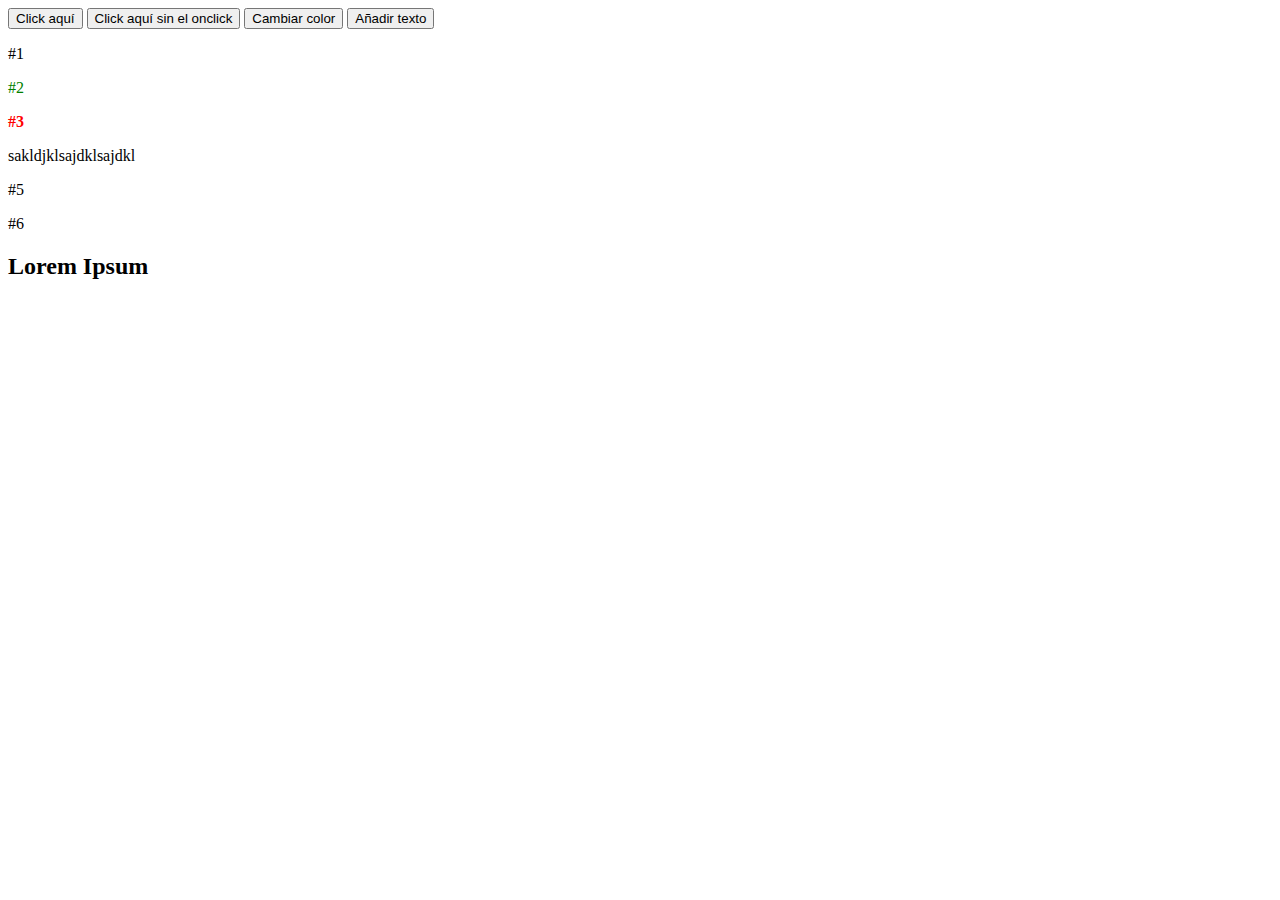
<file: index.html>
<!DOCTYPE html>
<html lang="en">
<head>
    <meta charset="UTF-8">
    <meta name="viewport" content="width=device-width, initial-scale=1.0">
    <title>Bienvenid@s a JavaScript</title>
    <script src="script/main.js"></script>
    <link rel="stylesheet" href="css/style.css">
</head>
<body>
    <button  onclick="miBoton()">
        Click aquí
    </button>
    <!--  -->

    <button id="no-click">
        Click aquí sin el onclick
    </button>

    <button id="red">Cambiar color</button>

    <button id="texto">
        Añadir texto
    </button>


    <p class="sergio">#1</p>
    <p class="sergio">#2</p>
    <p class="sergio">#3</p>
    <p class="sergio">sakldjklsajdklsajdkl</p>
    <p class="sergio">#5</p>
    <p class="sergio">#6</p>

    <h2 id="nuevo-texto">Lorem Ipsum</h2>
    
</body>

</html>
</file>
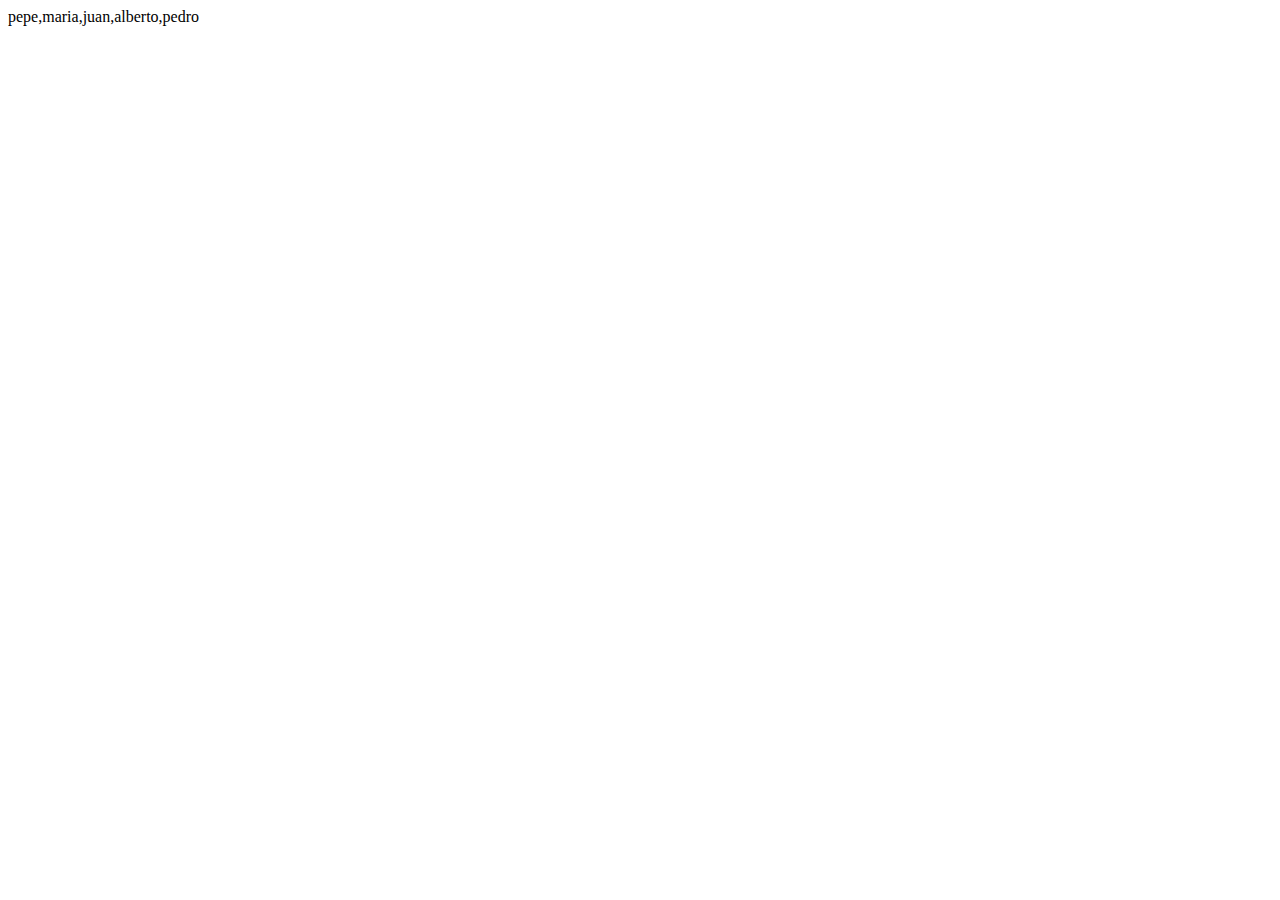
<file: arrays/index.html>
<!DOCTYPE html>
<html lang="en">
<head>
    <meta charset="UTF-8">
    <meta name="viewport" content="width=device-width, initial-scale=1.0">
    <title>Arrays</title>
</head>
<body>
    <div id="lista-elementos"></div>
    <script src="main.js" type="module"></script>
</body>
</html>
</file>
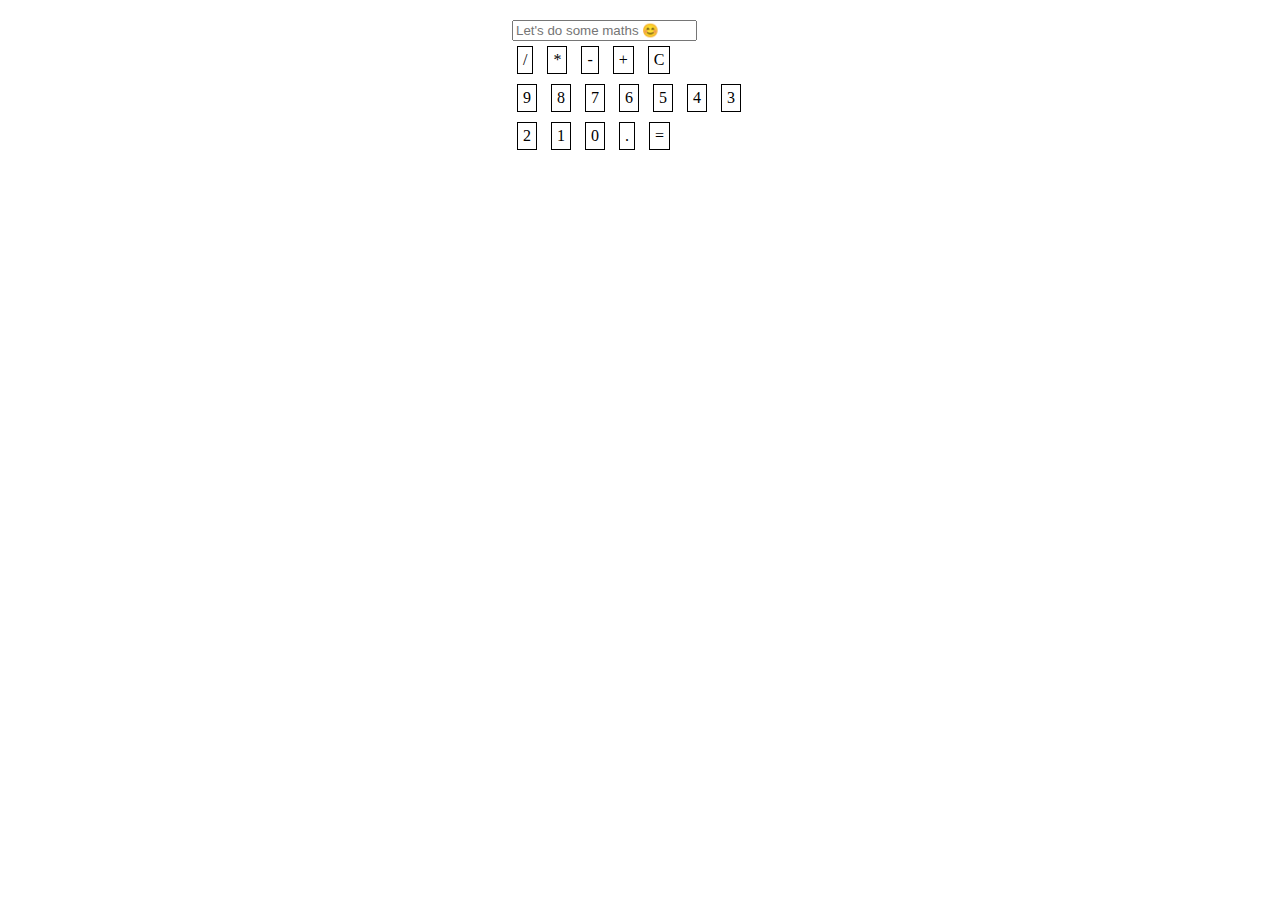
<file: calculadora/index.html>
<!DOCTYPE html>
<html lang="en">
<head>
    <meta charset="UTF-8">
    <meta name="viewport" content="width=device-width, initial-scale=1.0">
    <link rel="stylesheet" href="style/reset.css">
    <link rel="stylesheet" href="style/style.css">
    <title>Document</title>
</head>
<body>
    <input
        type="text"
        id="screen"
        placeholder="Let's do some maths 😊"
        readonly
    >

    <div id="operators">
        <span class="operator">/</span>
        <span class="operator">*</span>
        <span class="operator">-</span>
        <span class="operator">+</span>
        
        <span id="operator-c" class="operator">C</span>
        
    </div>
    <div id="numbers">
        <span class="number">9</span>
        <span class="number">8</span>
        <span class="number">7</span>
        <span class="number">6</span>
        <span class="number">5</span>
        <span class="number">4</span>
        <span class="number">3</span>
        <span class="number">2</span>
        <span class="number">1</span>
        <span class="number">0</span>
        <span class="operator">.</span>
        <span class="operator">=</span>
    </div>


    <script src="script/main.js"></script>
</body>
</html>
</file>
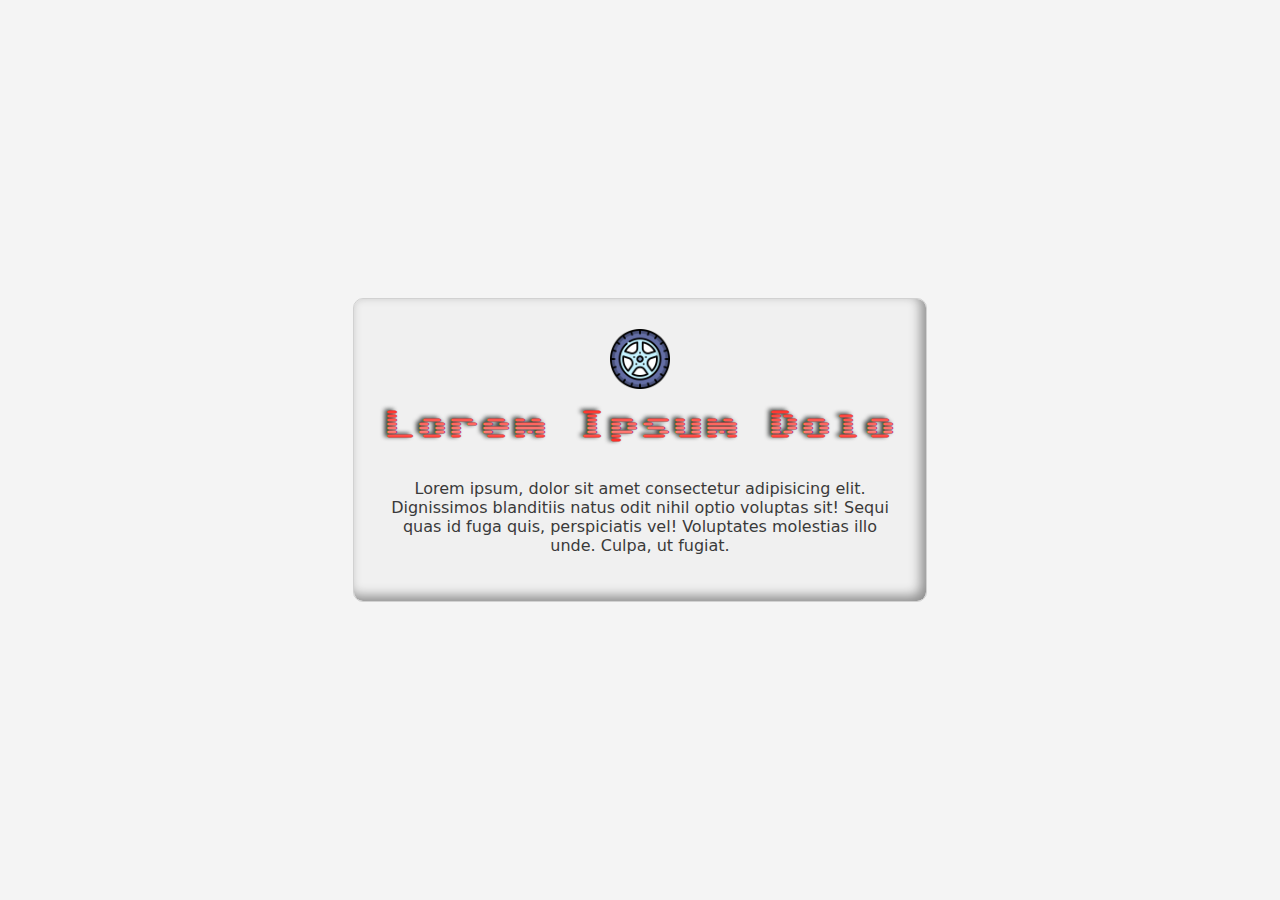
<file: cookies/index.html>
<!DOCTYPE html>
<html lang="en">
<head>
    <meta charset="UTF-8">
    <meta name="viewport" content="width=device-width, initial-scale=1.0">
    <title>🍪 Acepta las cookies</title>
    <link rel="preconnect" href="https://fonts.googleapis.com">
    <link rel="preconnect" href="https://fonts.gstatic.com" crossorigin>
    <link
        href="https://fonts.googleapis.com/css2?family=Sixtyfour+Convergence&family=Smooch+Sans:wght@100..900&display=swap"
        rel="stylesheet">
    <link rel="stylesheet" href="style/style.css">
</head>
<body>
    <div id="contenido">
        <img src="img/wheel.png" id="logo">
        <h1>
            Lorem Ipsum Dolo
        </h1>

        <p>
            Lorem ipsum, dolor sit amet consectetur adipisicing elit. Dignissimos blanditiis natus odit nihil optio voluptas sit! Sequi quas id fuga quis, perspiciatis vel! Voluptates molestias illo unde. Culpa, ut fugiat.
        </p>
    </div>
    <div id="modal-cookies" class="hide">
        <div id="modal-cookies-content">
            <h2>
                🍪
            </h2>
            <p>
                Este sitio web utiliza cookies Utilizamos cookies propias y de terceros para mejorar tu experiencia de navegación,
                personalizar el contenido y analizar el tráfico en nuestro sitio web. Puedes aceptar todas las cookies o gestionar tus
                preferencias
            </p>
            <button id="aceptar-cookies">
                Aceptar las Cookies
            </button>
            <button id="rechazar-cookies">
                No me interesan las Cookies
            </button>
        </div>
    </div>

    <script src="script/main.js"></script>
</body>
</html>
</file>
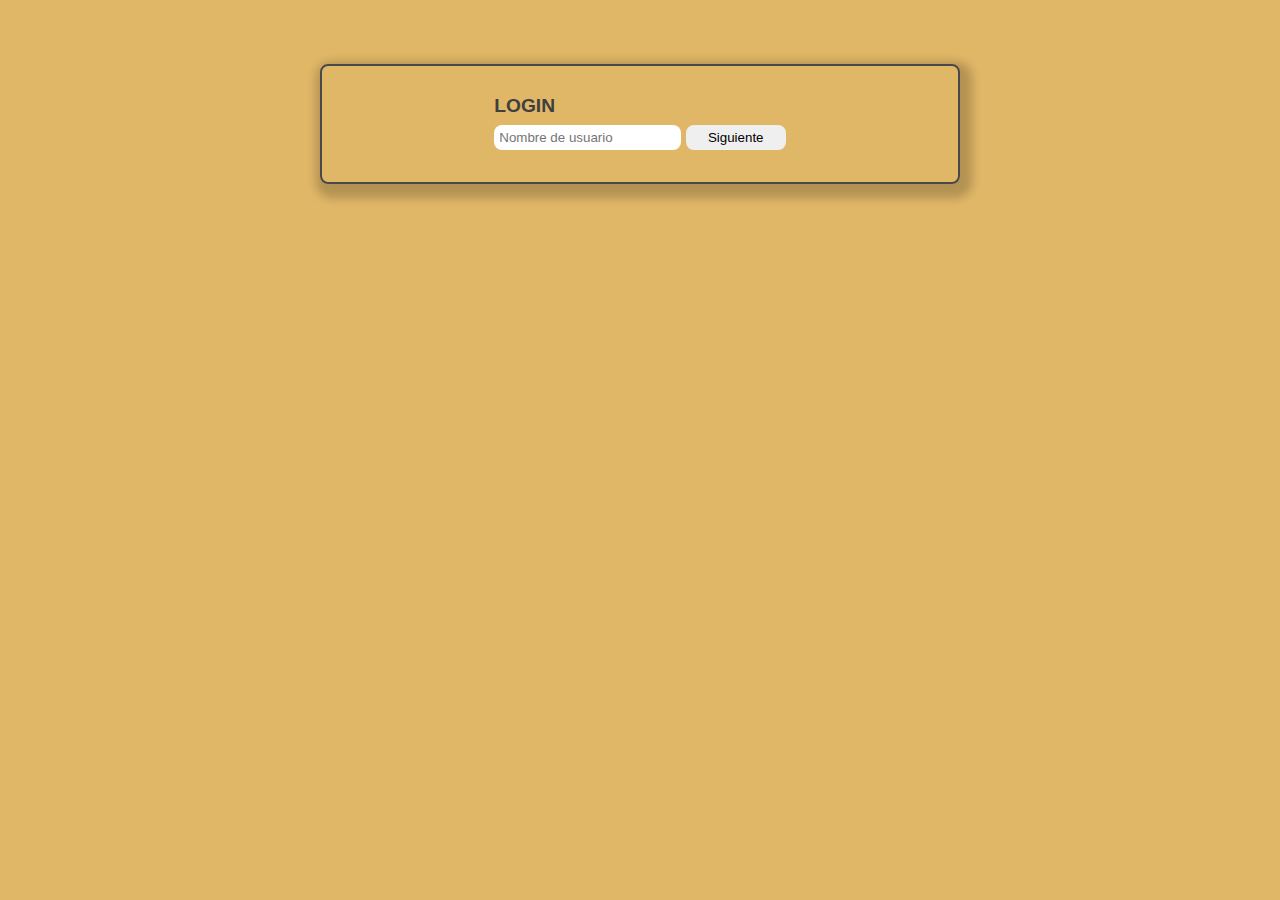
<file: examen T1/index.html>
<!DOCTYPE html>
<html lang="en">
<head>
    <meta charset="UTF-8">
    <meta name="viewport" content="width=device-width, initial-scale=1.0">
    <link rel="stylesheet" href="style/reset.css">
    <link rel="stylesheet" href="style/style.css">
    <title>Examen Tema 1</title>
</head>
<body>
    <div id="login-user">
        <h1>LOGIN</h1>

        <input type="text" id="username" placeholder="Nombre de usuario">
        <button id="login-button-username">Siguiente</button>
    </div>
    <div id="login-password" class="hide">
        <h1>
            -- CONTRASEÑA --
        </h1>

        <input type="password" id="password">
        <button id="login-button-password">Entrar</button>
    </div>
    <div id="login-result" class="hide"></div>

    <div id="todo-list" class="hide">
        <h1 id="welcome"></h1>

        <div>
            <label for="input-tarea-titulo">Título: </label>
            <input type="text" id="input-tarea-titulo">
        </div>

        <div>
            <label for="input-tarea-descripcion">Descripción: </label>
            <input type="text" id="input-tarea-descripcion">
        </div>

        <button id="tarea-button-add">Añadir tarea</button>

        <h3>Tareas:</h3>
        <ul id="todo-list-tasks"></ul>
    </div>

    <script type="module" src="script/main.js"></script>
</body>
</html>
</file>
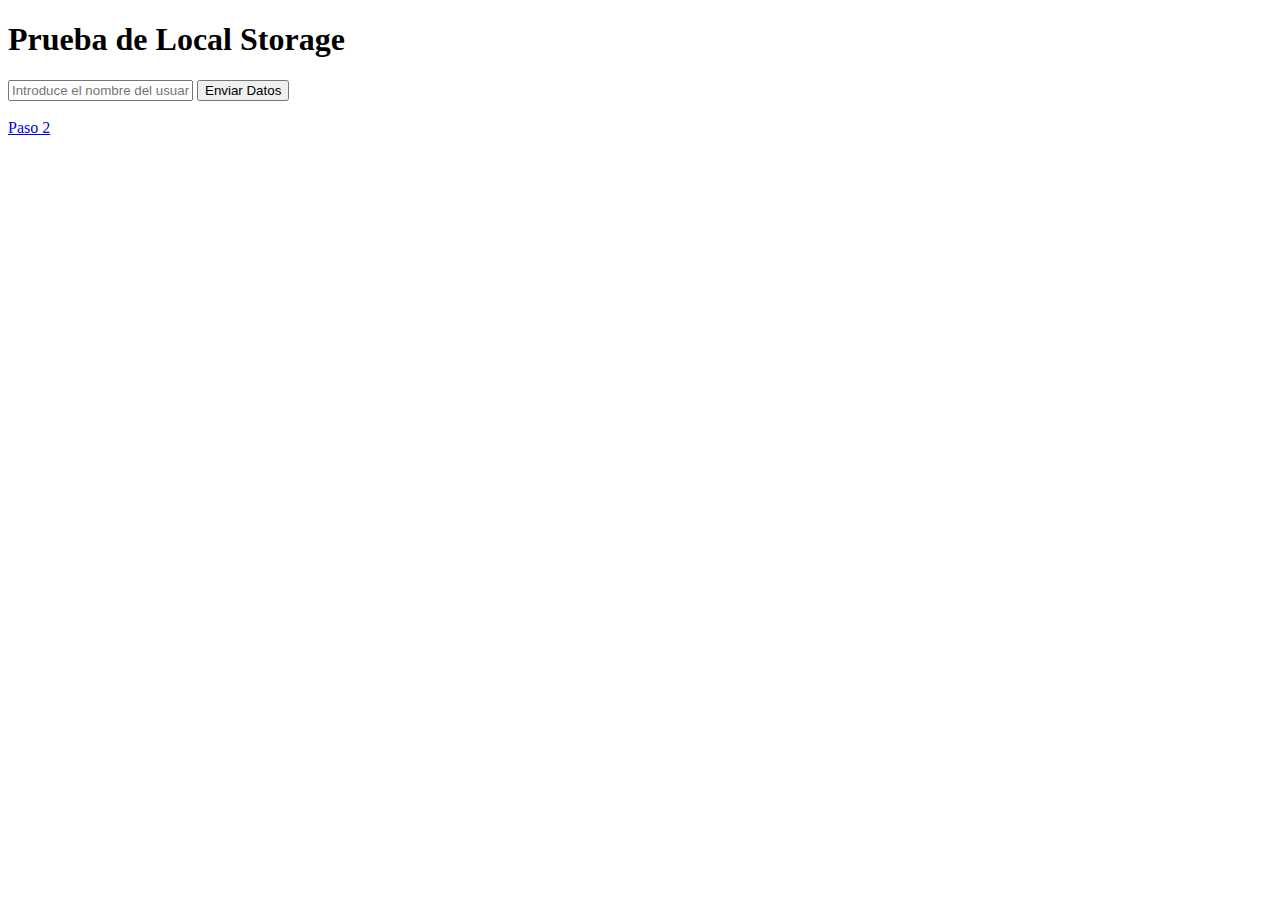
<file: localstorage/index.html>
<!DOCTYPE html>
<html lang="en">
<head>
    <meta charset="UTF-8">
    <meta name="viewport" content="width=device-width, initial-scale=1.0">
    <title>Document</title>
</head>
<body>
    <h1>
        Prueba de Local Storage
    </h1>
    <input type="text" name="" id="nombre-usuario" placeholder="Introduce el nombre del usuario">

    <button id="boton-enviar">Enviar Datos</button><br><br>
    <a href="recibido.html">Paso 2</a>
    <script src="script.js" type="module"></script>
</body>
</html>
</file>
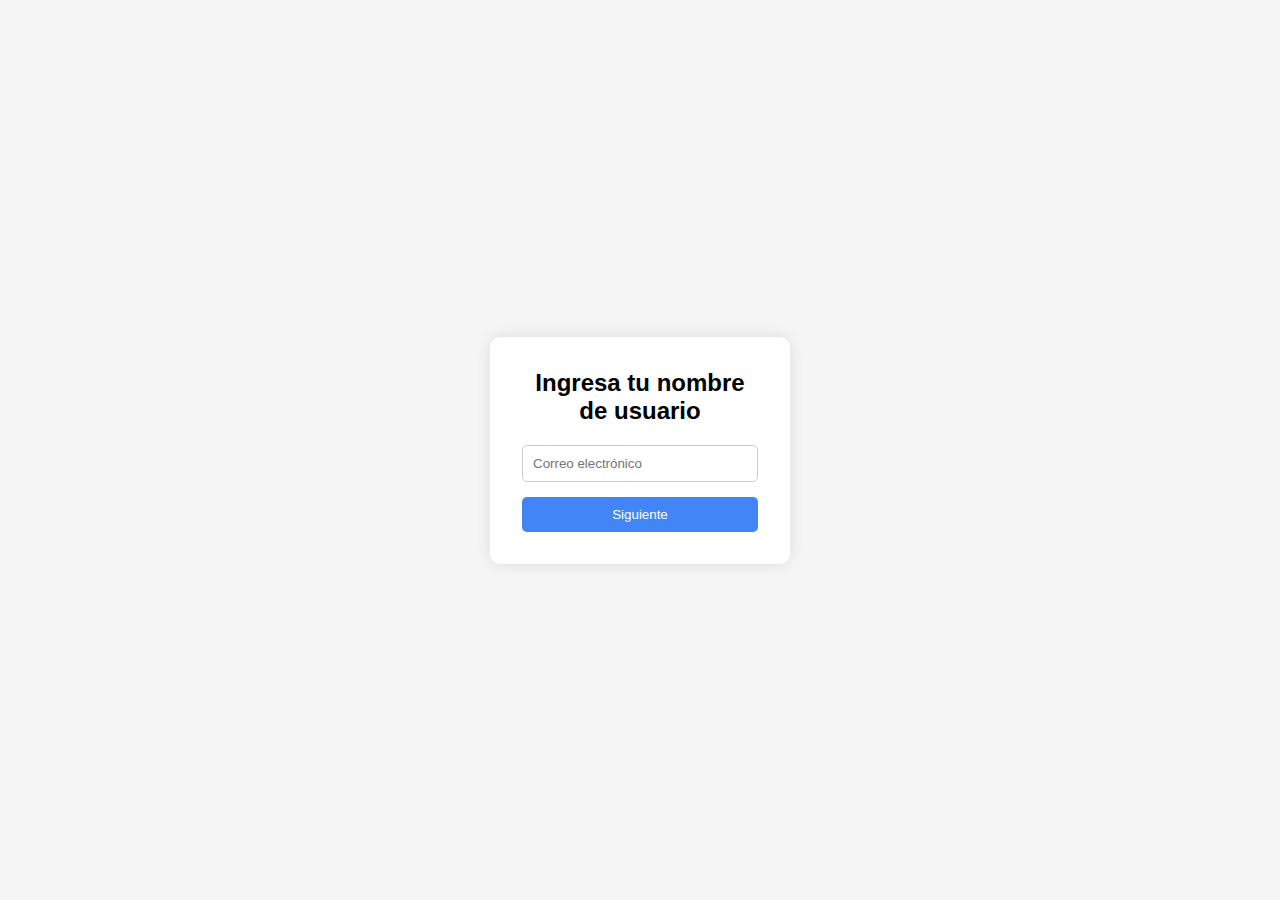
<file: login-user-pass/index.html>
<!DOCTYPE html>
<html lang="es">

<head>
    <meta charset="UTF-8">
    <meta name="viewport" content="width=device-width, initial-scale=1.0">
    <title>Login Simulado</title>
    <link rel="stylesheet" href="style.css">
</head>

<body>
    <div class="container">
        <div id="step1" class="step active">
            <h2>Ingresa tu nombre de usuario</h2>
            <input type="text" id="username" placeholder="Correo electrónico" required>
            <button onclick="nextStep()">Siguiente</button>
        </div>

        <div id="step2" class="step">
            <h2>Ingresa tu contraseña</h2>
            <input type="password" id="password" placeholder="Contraseña" required>
            <button onclick="login()">Iniciar Sesión</button>
        </div>

        <div id="result" class="result"></div>
    </div>

    <script src="script.js"></script>
</body>

</html>
</file>
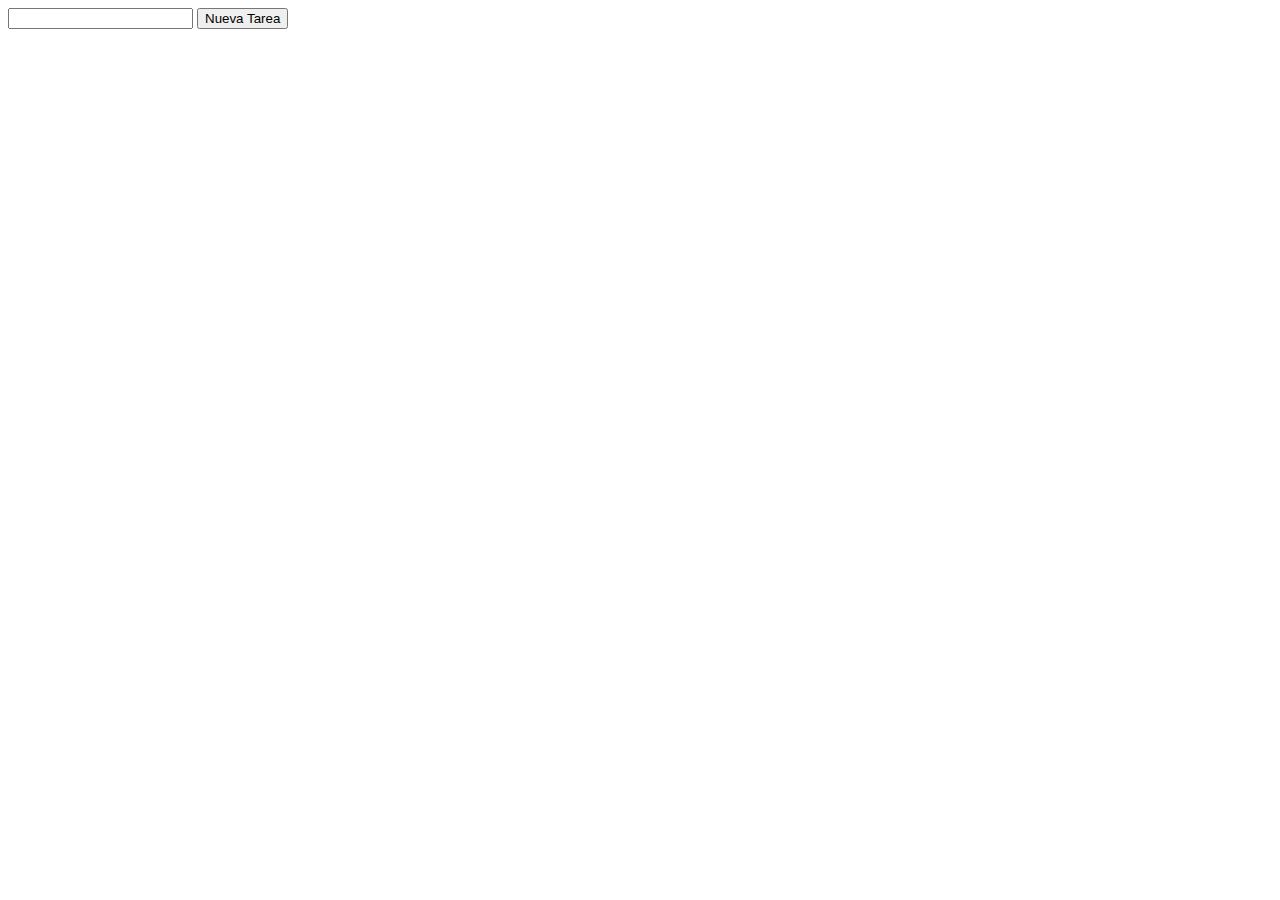
<file: ola/index.html>
<!DOCTYPE html>
<html lang="en">
<head>
    <meta charset="UTF-8">
    <meta name="viewport" content="width=device-width, initial-scale=1.0">
    <title>Document</title>
</head>
<body>
    <div id="todo-list">
        <input type="text" name="" id="nueva-tarea">
        <button id="btn-nueva">Nueva Tarea</button>

        <ul id="tareas"></ul>
    </div>
    <script src="script/main.js"></script>
</body>
</html>
</file>
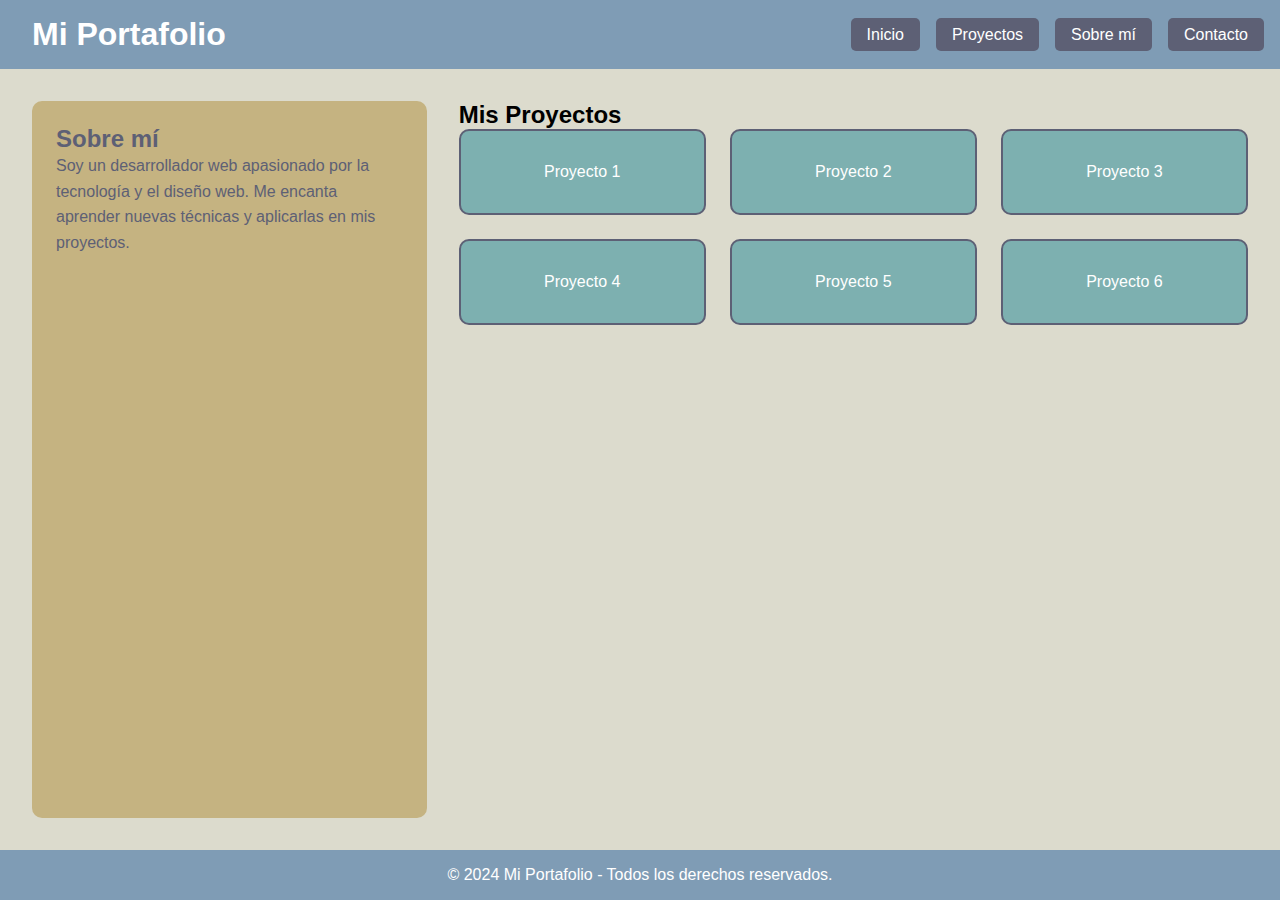
<file: portfolio-css/index.html>
<!DOCTYPE html>
<html lang="es">

<head>
    <meta charset="UTF-8">
    <meta name="viewport" content="width=device-width, initial-scale=1.0">
    <title>Portafolio con CSS Grid</title>
    <link rel="stylesheet" href="style.css">
</head>

<body>
    <header>
        <h1>Mi Portafolio</h1>
        <nav>
            <ul>
                <li>
                    <a href="#">Inicio</a>
                </li>
                <li>
                    <a href="#">Proyectos</a>
                </li>
                <li>
                    <a href="#">Sobre mí</a>
                </li>
                <li>
                    <a href="#">Contacto</a>
                </li>
            </ul>
        </nav>
    </header>

    <main>
        <section class="bio">
            <h2>Sobre mí</h2>
            <p>Soy un desarrollador web apasionado por la tecnología y el diseño web. Me encanta aprender nuevas
                técnicas y aplicarlas en mis proyectos.</p>
        </section>

        <section class="galeria">
            <h2>Mis Proyectos</h2>
            <div class="grid-galeria">
                <div class="proyecto">Proyecto 1</div>
                <div class="proyecto">Proyecto 2</div>
                <div class="proyecto">Proyecto 3</div>
                <div class="proyecto">Proyecto 4</div>
                <div class="proyecto">Proyecto 5</div>
                <div class="proyecto">Proyecto 6</div>
            </div>
        </section>
    </main>

    <footer>
        <p>&copy; 2024 Mi Portafolio - Todos los derechos reservados.</p>
    </footer>
</body>

</html>
</file>
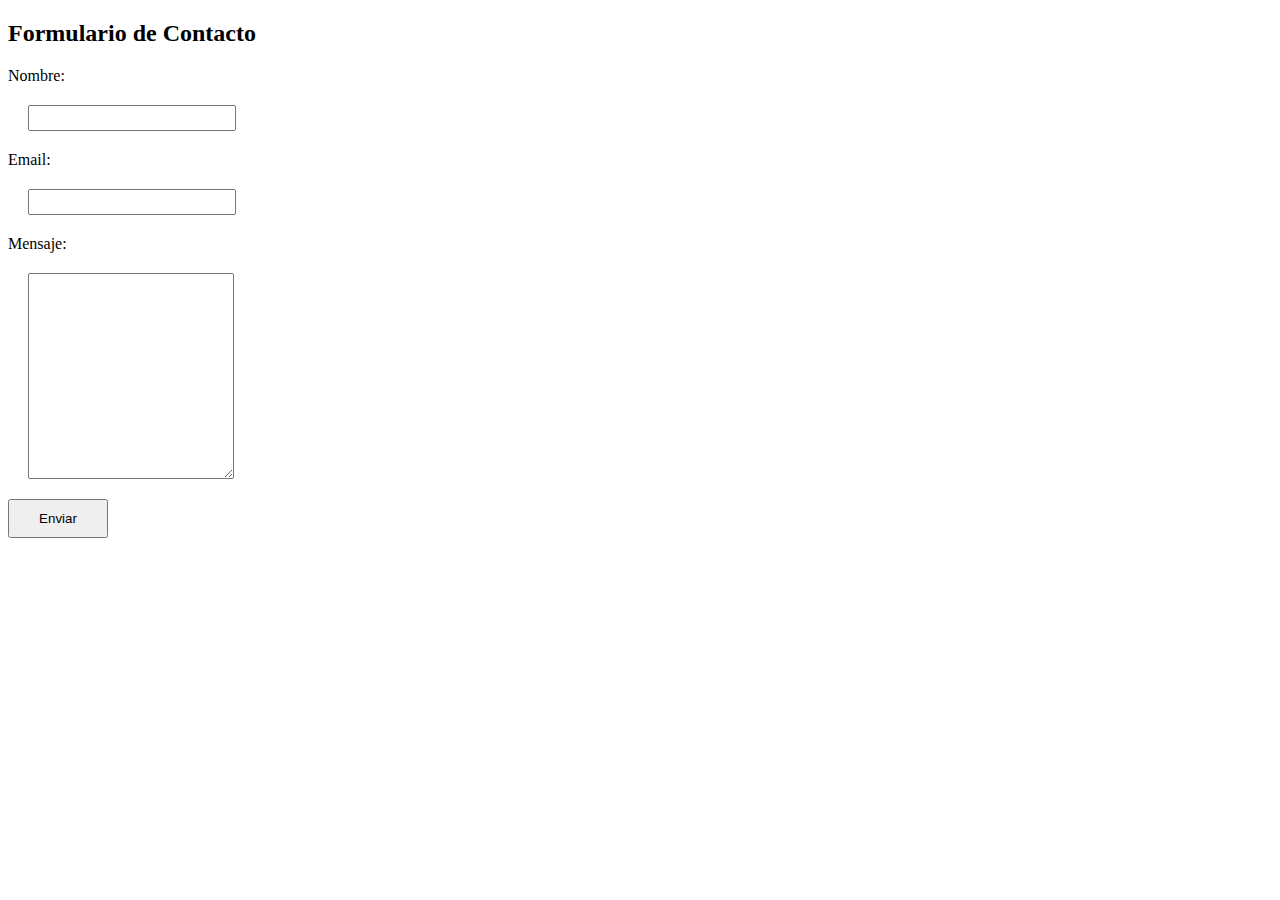
<file: form.html>
<!DOCTYPE html>
<html lang="en">
<head>
    <meta charset="UTF-8">
    <meta name="viewport" content="width=device-width, initial-scale=1.0">
    <title>Document</title>
    <style>
        input,
        textarea {
            display: block;
            margin: 20px;
            width: 200px;
            height: 20px;
        }
    
        textarea {
            height: 200px;
        }
    
        button {
            padding: 10px;
            width: 100px;
        }
    </style>
</head>
<body>
    <section id="formulario">
        <h2>Formulario de Contacto</h2>
        <form id="contactForm">
            <label for="name">Nombre:</label>
            <input type="text" id="name" name="name" required>
    
            <label for="email">Email:</label>
            <input type="email" id="email" name="email" required>
    
            <label for="message">Mensaje:</label>
            <textarea id="message" name="message" required></textarea>
    
            <button id="enviar" type="submit">Enviar</button>
        </form>
    </section>
    <script src="/script/form.js" type="module"></script>
</body>
</html>
</file>
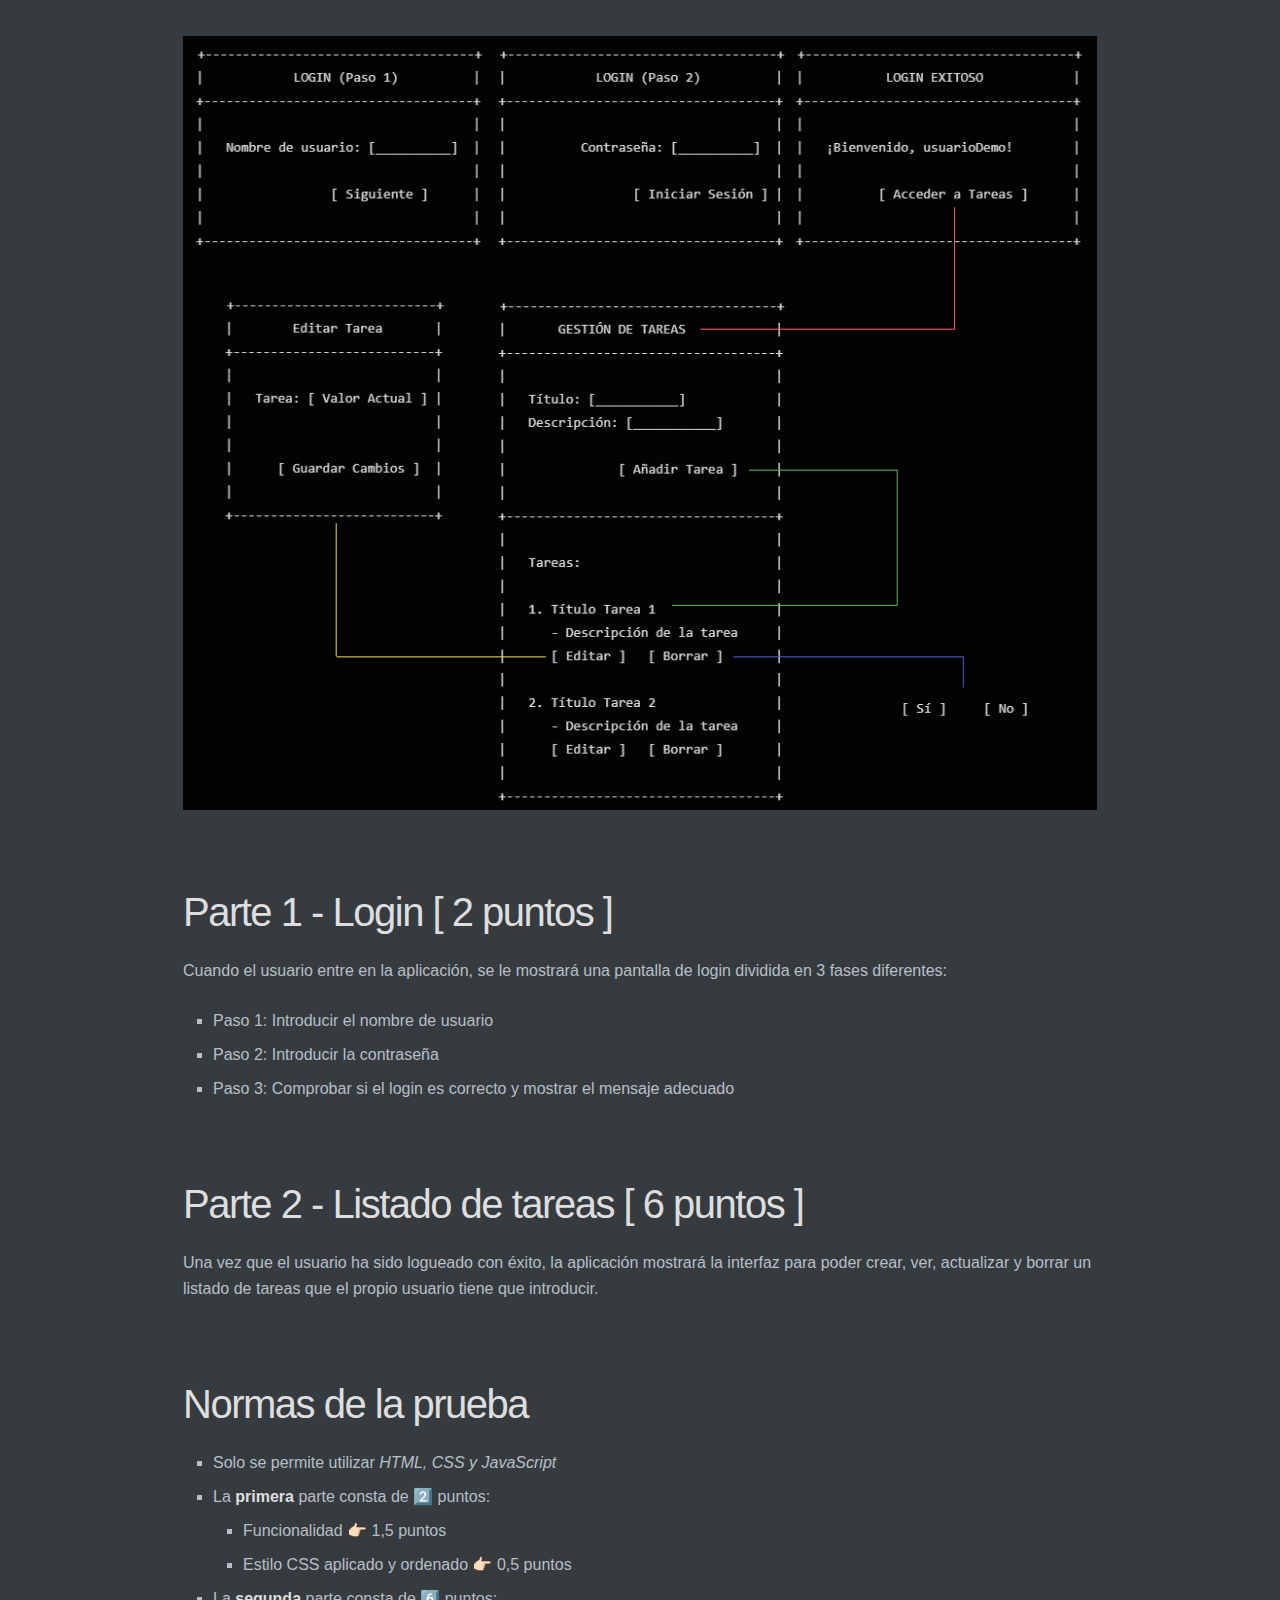
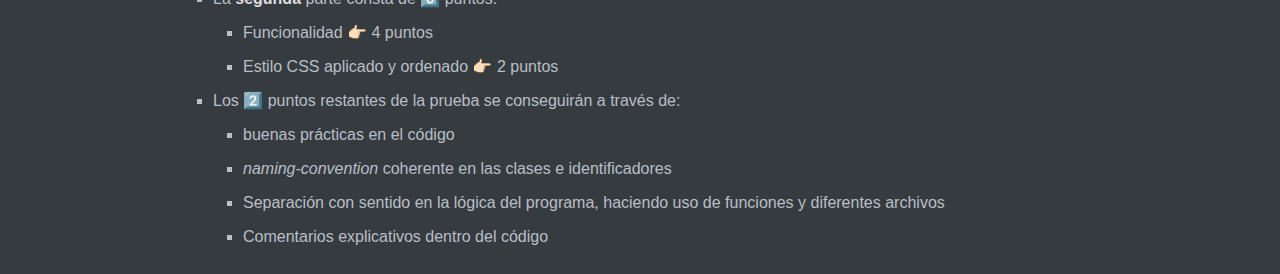
<file: examen T1/#enunciado.html>
<!doctype html>
<html>
<head>
<meta charset='UTF-8'><meta name='viewport' content='width=device-width initial-scale=1'>

<style type='text/css'>html {overflow-x: initial !important;}:root { --bg-color: #ffffff; --text-color: #333333; --select-text-bg-color: #B5D6FC; --select-text-font-color: auto; --monospace: "Lucida Console",Consolas,"Courier",monospace; --title-bar-height: 20px; }
.mac-os-11 { --title-bar-height: 28px; }
html { font-size: 14px; background-color: var(--bg-color); color: var(--text-color); font-family: "Helvetica Neue", Helvetica, Arial, sans-serif; -webkit-font-smoothing: antialiased; }
h1, h2, h3, h4, h5 { white-space: pre-wrap; }
body { margin: 0px; padding: 0px; height: auto; inset: 0px; font-size: 1rem; line-height: 1.42857; overflow-x: hidden; background: inherit; }
iframe { margin: auto; }
a.url { word-break: break-all; }
a:active, a:hover { outline: 0px; }
.in-text-selection, ::selection { text-shadow: none; background: var(--select-text-bg-color); color: var(--select-text-font-color); }
#write { margin: 0px auto; height: auto; width: inherit; word-break: normal; overflow-wrap: break-word; position: relative; white-space: normal; overflow-x: visible; padding-top: 36px; }
#write.first-line-indent p { text-indent: 2em; }
#write.first-line-indent li p, #write.first-line-indent p * { text-indent: 0px; }
#write.first-line-indent li { margin-left: 2em; }
.for-image #write { padding-left: 8px; padding-right: 8px; }
body.typora-export { padding-left: 30px; padding-right: 30px; }
.typora-export .footnote-line, .typora-export li, .typora-export p { white-space: pre-wrap; }
.typora-export .task-list-item input { pointer-events: none; }
@media screen and (max-width: 500px) {
  body.typora-export { padding-left: 0px; padding-right: 0px; }
  #write { padding-left: 20px; padding-right: 20px; }
}
#write li > figure:last-child { margin-bottom: 0.5rem; }
#write ol, #write ul { position: relative; }
img { max-width: 100%; vertical-align: middle; image-orientation: from-image; }
button, input, select, textarea { color: inherit; font: inherit; }
input[type="checkbox"], input[type="radio"] { line-height: normal; padding: 0px; }
*, ::after, ::before { box-sizing: border-box; }
#write h1, #write h2, #write h3, #write h4, #write h5, #write h6, #write p, #write pre { width: inherit; }
#write h1, #write h2, #write h3, #write h4, #write h5, #write h6, #write p { position: relative; }
p { line-height: inherit; }
h1, h2, h3, h4, h5, h6 { break-after: avoid-page; break-inside: avoid; orphans: 4; }
p { orphans: 4; }
h1 { font-size: 2rem; }
h2 { font-size: 1.8rem; }
h3 { font-size: 1.6rem; }
h4 { font-size: 1.4rem; }
h5 { font-size: 1.2rem; }
h6 { font-size: 1rem; }
.md-math-block, .md-rawblock, h1, h2, h3, h4, h5, h6, p { margin-top: 1rem; margin-bottom: 1rem; }
.hidden { display: none; }
.md-blockmeta { color: rgb(204, 204, 204); font-weight: 700; font-style: italic; }
a { cursor: pointer; }
sup.md-footnote { padding: 2px 4px; background-color: rgba(238, 238, 238, 0.7); color: rgb(85, 85, 85); border-radius: 4px; cursor: pointer; }
sup.md-footnote a, sup.md-footnote a:hover { color: inherit; text-transform: inherit; text-decoration: inherit; }
#write input[type="checkbox"] { cursor: pointer; width: inherit; height: inherit; }
figure { overflow-x: auto; margin: 1.2em 0px; max-width: calc(100% + 16px); padding: 0px; }
figure > table { margin: 0px; }
thead, tr { break-inside: avoid; break-after: auto; }
thead { display: table-header-group; }
table { border-collapse: collapse; border-spacing: 0px; width: 100%; overflow: auto; break-inside: auto; text-align: left; }
table.md-table td { min-width: 32px; }
.CodeMirror-gutters { border-right: 0px; background-color: inherit; }
.CodeMirror-linenumber { user-select: none; }
.CodeMirror { text-align: left; }
.CodeMirror-placeholder { opacity: 0.3; }
.CodeMirror pre { padding: 0px 4px; }
.CodeMirror-lines { padding: 0px; }
div.hr:focus { cursor: none; }
#write pre { white-space: pre-wrap; }
#write.fences-no-line-wrapping pre { white-space: pre; }
#write pre.ty-contain-cm { white-space: normal; }
.CodeMirror-gutters { margin-right: 4px; }
.md-fences { font-size: 0.9rem; display: block; break-inside: avoid; text-align: left; overflow: visible; white-space: pre; background: inherit; position: relative !important; }
.md-fences-adv-panel { width: 100%; margin-top: 10px; text-align: center; padding-top: 0px; padding-bottom: 8px; overflow-x: auto; }
#write .md-fences.mock-cm { white-space: pre-wrap; }
.md-fences.md-fences-with-lineno { padding-left: 0px; }
#write.fences-no-line-wrapping .md-fences.mock-cm { white-space: pre; overflow-x: auto; }
.md-fences.mock-cm.md-fences-with-lineno { padding-left: 8px; }
.CodeMirror-line, twitterwidget { break-inside: avoid; }
svg { break-inside: avoid; }
.footnotes { opacity: 0.8; font-size: 0.9rem; margin-top: 1em; margin-bottom: 1em; }
.footnotes + .footnotes { margin-top: 0px; }
.md-reset { margin: 0px; padding: 0px; border: 0px; outline: 0px; vertical-align: top; background: 0px 0px; text-decoration: none; text-shadow: none; float: none; position: static; width: auto; height: auto; white-space: nowrap; cursor: inherit; -webkit-tap-highlight-color: transparent; line-height: normal; font-weight: 400; text-align: left; box-sizing: content-box; direction: ltr; }
li div { padding-top: 0px; }
blockquote { margin: 1rem 0px; }
li .mathjax-block, li p { margin: 0.5rem 0px; }
li blockquote { margin: 1rem 0px; }
li { margin: 0px; position: relative; }
blockquote > :last-child { margin-bottom: 0px; }
blockquote > :first-child, li > :first-child { margin-top: 0px; }
.footnotes-area { color: rgb(136, 136, 136); margin-top: 0.714rem; padding-bottom: 0.143rem; white-space: normal; }
#write .footnote-line { white-space: pre-wrap; }
@media print {
  body, html { border: 1px solid transparent; height: 99%; break-after: avoid; break-before: avoid; font-variant-ligatures: no-common-ligatures; }
  #write { margin-top: 0px; border-color: transparent !important; padding-top: 0px !important; padding-bottom: 0px !important; }
  .typora-export * { -webkit-print-color-adjust: exact; }
  .typora-export #write { break-after: avoid; }
  .typora-export #write::after { height: 0px; }
  .is-mac table { break-inside: avoid; }
  #write > p:nth-child(1) { margin-top: 0px; }
  .typora-export-show-outline .typora-export-sidebar { display: none; }
  figure { overflow-x: visible; }
}
.footnote-line { margin-top: 0.714em; font-size: 0.7em; }
a img, img a { cursor: pointer; }
pre.md-meta-block { font-size: 0.8rem; min-height: 0.8rem; white-space: pre-wrap; background: rgb(204, 204, 204); display: block; overflow-x: hidden; }
p > .md-image:only-child:not(.md-img-error) img, p > img:only-child { display: block; margin: auto; }
#write.first-line-indent p > .md-image:only-child:not(.md-img-error) img { left: -2em; position: relative; }
p > .md-image:only-child { display: inline-block; width: 100%; }
#write .MathJax_Display { margin: 0.8em 0px 0px; }
.md-math-block { width: 100%; }
.md-math-block:not(:empty)::after { display: none; }
.MathJax_ref { fill: currentcolor; }
[contenteditable="true"]:active, [contenteditable="true"]:focus, [contenteditable="false"]:active, [contenteditable="false"]:focus { outline: 0px; box-shadow: none; }
.md-task-list-item { position: relative; list-style-type: none; }
.task-list-item.md-task-list-item { padding-left: 0px; }
.md-task-list-item > input { position: absolute; top: 0px; left: 0px; margin-left: -1.2em; margin-top: calc(1em - 10px); border: none; }
.math { font-size: 1rem; }
.md-toc { min-height: 3.58rem; position: relative; font-size: 0.9rem; border-radius: 10px; }
.md-toc-content { position: relative; margin-left: 0px; }
.md-toc-content::after, .md-toc::after { display: none; }
.md-toc-item { display: block; color: rgb(65, 131, 196); }
.md-toc-item a { text-decoration: none; }
.md-toc-inner:hover { text-decoration: underline; }
.md-toc-inner { display: inline-block; cursor: pointer; }
.md-toc-h1 .md-toc-inner { margin-left: 0px; font-weight: 700; }
.md-toc-h2 .md-toc-inner { margin-left: 2em; }
.md-toc-h3 .md-toc-inner { margin-left: 4em; }
.md-toc-h4 .md-toc-inner { margin-left: 6em; }
.md-toc-h5 .md-toc-inner { margin-left: 8em; }
.md-toc-h6 .md-toc-inner { margin-left: 10em; }
@media screen and (max-width: 48em) {
  .md-toc-h3 .md-toc-inner { margin-left: 3.5em; }
  .md-toc-h4 .md-toc-inner { margin-left: 5em; }
  .md-toc-h5 .md-toc-inner { margin-left: 6.5em; }
  .md-toc-h6 .md-toc-inner { margin-left: 8em; }
}
a.md-toc-inner { font-size: inherit; font-style: inherit; font-weight: inherit; line-height: inherit; }
.footnote-line a:not(.reversefootnote) { color: inherit; }
.reversefootnote { font-family: ui-monospace, sans-serif; }
.md-attr { display: none; }
.md-fn-count::after { content: "."; }
code, pre, samp, tt { font-family: var(--monospace); }
kbd { margin: 0px 0.1em; padding: 0.1em 0.6em; font-size: 0.8em; color: rgb(36, 39, 41); background: rgb(255, 255, 255); border: 1px solid rgb(173, 179, 185); border-radius: 3px; box-shadow: rgba(12, 13, 14, 0.2) 0px 1px 0px, rgb(255, 255, 255) 0px 0px 0px 2px inset; white-space: nowrap; vertical-align: middle; }
.md-comment { color: rgb(162, 127, 3); opacity: 0.6; font-family: var(--monospace); }
code { text-align: left; vertical-align: initial; }
a.md-print-anchor { white-space: pre !important; border-width: initial !important; border-style: none !important; border-color: initial !important; display: inline-block !important; position: absolute !important; width: 1px !important; right: 0px !important; outline: 0px !important; background: 0px 0px !important; text-decoration: initial !important; text-shadow: initial !important; }
.os-windows.monocolor-emoji .md-emoji { font-family: "Segoe UI Symbol", sans-serif; }
.md-diagram-panel > svg { max-width: 100%; }
[lang="flow"] svg, [lang="mermaid"] svg { max-width: 100%; height: auto; }
[lang="mermaid"] .node text { font-size: 1rem; }
table tr th { border-bottom: 0px; }
video { max-width: 100%; display: block; margin: 0px auto; }
iframe { max-width: 100%; width: 100%; border: none; }
.highlight td, .highlight tr { border: 0px; }
mark { background: rgb(255, 255, 0); color: rgb(0, 0, 0); }
.md-html-inline .md-plain, .md-html-inline strong, mark .md-inline-math, mark strong { color: inherit; }
.md-expand mark .md-meta { opacity: 0.3 !important; }
mark .md-meta { color: rgb(0, 0, 0); }
@media print {
  .typora-export h1, .typora-export h2, .typora-export h3, .typora-export h4, .typora-export h5, .typora-export h6 { break-inside: avoid; }
}
.md-diagram-panel .messageText { stroke: none !important; }
.md-diagram-panel .start-state { fill: var(--node-fill); }
.md-diagram-panel .edgeLabel rect { opacity: 1 !important; }
.md-fences.md-fences-math { font-size: 1em; }
.md-fences-advanced:not(.md-focus) { padding: 0px; white-space: nowrap; border: 0px; }
.md-fences-advanced:not(.md-focus) { background: inherit; }
.typora-export-show-outline .typora-export-content { max-width: 1440px; margin: auto; display: flex; flex-direction: row; }
.typora-export-sidebar { width: 300px; font-size: 0.8rem; margin-top: 80px; margin-right: 18px; }
.typora-export-show-outline #write { --webkit-flex: 2; flex: 2 1 0%; }
.typora-export-sidebar .outline-content { position: fixed; top: 0px; max-height: 100%; overflow: hidden auto; padding-bottom: 30px; padding-top: 60px; width: 300px; }
@media screen and (max-width: 1024px) {
  .typora-export-sidebar, .typora-export-sidebar .outline-content { width: 240px; }
}
@media screen and (max-width: 800px) {
  .typora-export-sidebar { display: none; }
}
.outline-content li, .outline-content ul { margin-left: 0px; margin-right: 0px; padding-left: 0px; padding-right: 0px; list-style: none; overflow-wrap: anywhere; }
.outline-content ul { margin-top: 0px; margin-bottom: 0px; }
.outline-content strong { font-weight: 400; }
.outline-expander { width: 1rem; height: 1.42857rem; position: relative; display: table-cell; vertical-align: middle; cursor: pointer; padding-left: 4px; }
.outline-expander::before { content: ""; position: relative; font-family: Ionicons; display: inline-block; font-size: 8px; vertical-align: middle; }
.outline-item { padding-top: 3px; padding-bottom: 3px; cursor: pointer; }
.outline-expander:hover::before { content: ""; }
.outline-h1 > .outline-item { padding-left: 0px; }
.outline-h2 > .outline-item { padding-left: 1em; }
.outline-h3 > .outline-item { padding-left: 2em; }
.outline-h4 > .outline-item { padding-left: 3em; }
.outline-h5 > .outline-item { padding-left: 4em; }
.outline-h6 > .outline-item { padding-left: 5em; }
.outline-label { cursor: pointer; display: table-cell; vertical-align: middle; text-decoration: none; color: inherit; }
.outline-label:hover { text-decoration: underline; }
.outline-item:hover { border-color: rgb(245, 245, 245); background-color: var(--item-hover-bg-color); }
.outline-item:hover { margin-left: -28px; margin-right: -28px; border-left: 28px solid transparent; border-right: 28px solid transparent; }
.outline-item-single .outline-expander::before, .outline-item-single .outline-expander:hover::before { display: none; }
.outline-item-open > .outline-item > .outline-expander::before { content: ""; }
.outline-children { display: none; }
.info-panel-tab-wrapper { display: none; }
.outline-item-open > .outline-children { display: block; }
.typora-export .outline-item { padding-top: 1px; padding-bottom: 1px; }
.typora-export .outline-item:hover { margin-right: -8px; border-right: 8px solid transparent; }
.typora-export .outline-expander::before { content: "+"; font-family: inherit; top: -1px; }
.typora-export .outline-expander:hover::before, .typora-export .outline-item-open > .outline-item > .outline-expander::before { content: "−"; }
.typora-export-collapse-outline .outline-children { display: none; }
.typora-export-collapse-outline .outline-item-open > .outline-children, .typora-export-no-collapse-outline .outline-children { display: block; }
.typora-export-no-collapse-outline .outline-expander::before { content: "" !important; }
.typora-export-show-outline .outline-item-active > .outline-item .outline-label { font-weight: 700; }
.md-inline-math-container mjx-container { zoom: 0.95; }
mjx-container { break-inside: avoid; }
.md-alert.md-alert-note { border-left-color: rgb(9, 105, 218); }
.md-alert.md-alert-important { border-left-color: rgb(130, 80, 223); }
.md-alert.md-alert-warning { border-left-color: rgb(154, 103, 0); }
.md-alert.md-alert-tip { border-left-color: rgb(31, 136, 61); }
.md-alert.md-alert-caution { border-left-color: rgb(207, 34, 46); }
.md-alert { padding: 0px 1em; margin-bottom: 16px; color: inherit; border-left: 0.25em solid rgb(0, 0, 0); }
.md-alert-text-note { color: rgb(9, 105, 218); }
.md-alert-text-important { color: rgb(130, 80, 223); }
.md-alert-text-warning { color: rgb(154, 103, 0); }
.md-alert-text-tip { color: rgb(31, 136, 61); }
.md-alert-text-caution { color: rgb(207, 34, 46); }
.md-alert-text { font-size: 0.9rem; font-weight: 700; }
.md-alert-text svg { fill: currentcolor; position: relative; top: 0.125em; margin-right: 1ch; overflow: visible; }
.md-alert-text-container::after { content: attr(data-text); text-transform: capitalize; pointer-events: none; margin-right: 1ch; }


:root {
  --mermaid-theme: night;
}

[lang='mermaid'] .label {
  color: #333;
}

/* CSS Document */

/** code highlight */

.cm-s-inner .cm-variable,
.cm-s-inner .cm-operator,
.cm-s-inner .cm-property {
    color: #b8bfc6;
}

.cm-s-inner .cm-keyword {
    color: #C88FD0;
}

.cm-s-inner .cm-tag {
    color: #7DF46A;
}

.cm-s-inner .cm-attribute {
    color: #7575E4;
}

.CodeMirror div.CodeMirror-cursor {
    border-left: 1px solid #b8bfc6;
    z-index: 3;
}

.cm-s-inner .cm-string {
    color: #D26B6B;
}

.cm-s-inner .cm-comment,
.cm-s-inner.cm-comment {
    color: #DA924A;
}

.cm-s-inner .cm-header,
.cm-s-inner .cm-def,
.cm-s-inner.cm-header,
.cm-s-inner.cm-def {
    color: #8d8df0;
}

.cm-s-inner .cm-quote,
.cm-s-inner.cm-quote {
    color: #57ac57;
}

.cm-s-inner .cm-hr {
    color: #d8d5d5;
}

.cm-s-inner .cm-link {
    color: #d3d3ef;
}

.cm-s-inner .cm-negative {
    color: #d95050;
}

.cm-s-inner .cm-positive {
    color: #50e650;
}

.cm-s-inner .cm-string-2 {
    color: #f50;
}

.cm-s-inner .cm-meta,
.cm-s-inner .cm-qualifier {
    color: #b7b3b3;
}

.cm-s-inner .cm-builtin {
    color: #f3b3f8;
}

.cm-s-inner .cm-bracket {
    color: #997;
}

.cm-s-inner .cm-atom,
.cm-s-inner.cm-atom {
    color: #84B6CB;
}

.cm-s-inner .cm-number {
    color: #64AB8F;
}

.cm-s-inner .cm-variable {
    color: #b8bfc6;
}

.cm-s-inner .cm-variable-2 {
    color: #9FBAD5;
}

.cm-s-inner .cm-variable-3 {
    color: #1cc685;
}

.CodeMirror-selectedtext,
.CodeMirror-selected {
    background: #4a89dc;
    color: #fff !important;
    text-shadow: none;
}

.CodeMirror-gutters {
    border-right: none;
}

/* CSS Document */

/** markdown source **/
.cm-s-typora-default .cm-header, 
.cm-s-typora-default .cm-property
{
    color: #cebcca;
}

.CodeMirror.cm-s-typora-default div.CodeMirror-cursor{
    border-left: 3px solid #b8bfc6;
}

.cm-s-typora-default .cm-comment {
    color: #9FB1FF;
}

.cm-s-typora-default .cm-string {
    color: #A7A7D9
}

.cm-s-typora-default .cm-atom, .cm-s-typora-default .cm-number {
    color: #848695;
    font-style: italic;
}

.cm-s-typora-default .cm-link {
    color: #95B94B;
}

.cm-s-typora-default .CodeMirror-activeline-background {
    background: rgba(51, 51, 51, 0.72);
}

.cm-s-typora-default .cm-comment, .cm-s-typora-default .cm-code {
	color: #8aa1e1;
}@import "";
@import "";
@import "";

:root {
    --bg-color:  #363B40;
    --side-bar-bg-color: #2E3033;
    --text-color: #b8bfc6;

    --select-text-bg-color:#4a89dc;

    --item-hover-bg-color: #0a0d16;
    --control-text-color: #b7b7b7;
    --control-text-hover-color: #eee;
    --window-border: 1px solid #555;

    --active-file-bg-color: rgb(34, 34, 34);
    --active-file-border-color: #8d8df0;

    --primary-color: #a3d5fe;

    --active-file-text-color: white;
    --item-hover-bg-color: #70717d;
    --item-hover-text-color: white;
    --primary-color: #6dc1e7;

    --rawblock-edit-panel-bd: #333;

    --search-select-bg-color: #428bca;
}

html {
    font-size: 16px;
    -webkit-font-smoothing: antialiased;
}

html,
body {
    -webkit-text-size-adjust: 100%;
    -ms-text-size-adjust: 100%;
    background: #363B40;
    background: var(--bg-color);
    fill: currentColor;
    line-height: 1.625rem;
}

#write {
    max-width: 914px;
}


@media only screen and (min-width: 1400px) {
	#write {
		max-width: 1024px;
	}
}

@media only screen and (min-width: 1800px) {
	#write {
		max-width: 1200px;
	}
}

html,
body,
button,
input,
select,
textarea,
div.code-tooltip-content {
    color: #b8bfc6;
    border-color: transparent;
}

div.code-tooltip,
.md-hover-tip .md-arrow:after {
    background: #333;
}

.native-window #md-notification {
    border: 1px solid #70717d;
}

.popover.bottom > .arrow:after {
    border-bottom-color: #333;
}

html,
body,
button,
input,
select,
textarea {
    font-family: "Helvetica Neue", Helvetica, Arial, 'Segoe UI Emoji', sans-serif;
}

hr {
    height: 2px;
    border: 0;
    margin: 24px 0 !important;
}

h1,
h2,
h3,
h4,
h5,
h6 {
    font-family: "Lucida Grande", "Corbel", sans-serif;
    font-weight: normal;
    clear: both;
    -ms-word-wrap: break-word;
    word-wrap: break-word;
    margin: 0;
    padding: 0;
    color: #DEDEDE
}

h1 {
    font-size: 2.5rem;
    /* 36px */
    line-height: 2.75rem;
    /* 40px */
    margin-bottom: 1.5rem;
    /* 24px */
    letter-spacing: -1.5px;
}

h2 {
    font-size: 1.63rem;
    /* 24px */
    line-height: 1.875rem;
    /* 30px */
    margin-bottom: 1.5rem;
    /* 24px */
    letter-spacing: -1px;
    font-weight: bold;
}

h3 {
    font-size: 1.17rem;
    /* 18px */
    line-height: 1.5rem;
    /* 24px */
    margin-bottom: 1.5rem;
    /* 24px */
    letter-spacing: -1px;
    font-weight: bold;
}

h4 {
    font-size: 1.12rem;
    /* 16px */
    line-height: 1.375rem;
    /* 22px */
    margin-bottom: 1.5rem;
    /* 24px */
    color: white;
}

h5 {
    font-size: 0.97rem;
    /* 16px */
    line-height: 1.25rem;
    /* 22px */
    margin-bottom: 1.5rem;
    /* 24px */
    font-weight: bold;
}

h6 {
    font-size: 0.93rem;
    /* 16px */
    line-height: 1rem;
    /* 16px */
    margin-bottom: 0.75rem;
    color: white;
}

@media (min-width: 980px) {
    h3.md-focus:before,
    h4.md-focus:before,
    h5.md-focus:before,
    h6.md-focus:before {
        color: #ddd;
        border: 1px solid #ddd;
        border-radius: 3px;
        position: absolute;
        left: -1.642857143rem;
        top: .357142857rem;
        float: left;
        font-size: 9px;
        padding-left: 2px;
        padding-right: 2px;
        vertical-align: bottom;
        font-weight: normal;
        line-height: normal;
    }

    h3.md-focus:before {
        content: 'h3';
    }

    h4.md-focus:before {
        content: 'h4';
    }

    h5.md-focus:before {
        content: 'h5';
        top: 0px;
    }

    h6.md-focus:before {
        content: 'h6';
        top: 0px;
    }
}

a {
    text-decoration: none;
    outline: 0;
}

a:hover {
    outline: 0;
}

a:focus {
    outline: thin dotted;
}

sup.md-footnote {
    background-color: #555;
    color: #ddd;
}

p {
    -ms-word-wrap: break-word;
    word-wrap: break-word;
}

p,
ul,
dd,
ol,
hr,
address,
pre,
table,
iframe,
.wp-caption,
.wp-audio-shortcode,
.wp-video-shortcode {
    margin-top: 0;
    margin-bottom: 1.5rem;
    /* 24px */
}

audio:not([controls]) {
    display: none;
}

[hidden] {
    display: none;
}

::-moz-selection {
    background: #4a89dc;
    color: #fff;
    text-shadow: none;
}

*.in-text-selection,
::selection {
    background: #4a89dc;
    color: #fff;
    text-shadow: none;
}

ul,
ol {
    padding: 0 0 0 1.875rem;
    /* 30px */
}

ul {
    list-style: square;
}

ol {
    list-style: decimal;
}

ul ul,
ol ol,
ul ol,
ol ul {
    margin: 0;
}

b,
th,
dt,
strong {
    font-weight: bold;
}

i,
em,
dfn,
cite {
    font-style: italic;
}

blockquote {
    padding-left: 1.875rem;
    margin: 0 0 1.875rem 1.875rem;
    border-left: solid 2px #474d54;
    padding-left: 30px;
    margin-top: 35px;
}

pre,
code,
kbd,
tt,
var {
    font-size: 0.875em;
    font-family: Monaco, Consolas, "Andale Mono", "DejaVu Sans Mono", monospace;
}

code,
tt,
var {
    background: rgba(0, 0, 0, 0.05);
}

kbd {
    padding: 2px 4px;
    font-size: 90%;
    color: #fff;
    background-color: #333;
    border-radius: 3px;
    box-shadow: inset 0 -1px 0 rgba(0,0,0,.25);
}

pre.md-fences {
    padding: 10px 10px 10px 30px;
    margin-bottom: 20px;
    background: #333;
}

.CodeMirror-gutters {
    background: #333;
    border-right: 1px solid transparent;
}

.enable-diagrams pre.md-fences[lang="sequence"] .code-tooltip,
.enable-diagrams pre.md-fences[lang="flow"] .code-tooltip,
.enable-diagrams pre.md-fences[lang="mermaid"] .code-tooltip {
    bottom: -2.2em;
    right: 4px;
}

code,
kbd,
tt,
var {
    padding: 2px 5px;
}

table {
    max-width: 100%;
    width: 100%;
    border-collapse: collapse;
    border-spacing: 0;
}

th,
td {
    padding: 5px 10px;
    vertical-align: top;
}

a {
    -webkit-transition: all .2s ease-in-out;
    transition: all .2s ease-in-out;
}

hr {
    background: #474d54;
    /* variable */
}

h1 {
    margin-top: 2em;
}

a {
    color: #e0e0e0;
    text-decoration: underline;
}

a:hover {
    color: #fff;
}

.md-inline-math script {
    color: #81b1db;
}

b,
th,
dt,
strong {
    color: #DEDEDE;
    /* variable */
}

mark {
    background: #D3D40E;
}

blockquote {
    color: #9DA2A6;
}

table a {
    color: #DEDEDE;
    /* variable */
}

th,
td {
    border: solid 1px #474d54;
    /* variable */
}

.task-list {
    padding-left: 0;
}

.md-task-list-item {
    padding-left: 1.25rem;
}

.md-task-list-item > input {
    top: auto;
}

.md-task-list-item > input:before {
    content: "";
    display: inline-block;
    width: 0.875rem;
    height: 0.875rem;
    vertical-align: middle;
    text-align: center;
    border: 1px solid #b8bfc6;
    background-color: #363B40;
    margin-top: -0.4rem;
}

.md-task-list-item > input:checked:before,
.md-task-list-item > input[checked]:before {
    content: '\221A';
    /*◘*/
    font-size: 0.625rem;
    line-height: 0.625rem;
    color: #DEDEDE;
}

/** quick open **/
.auto-suggest-container {
    border: 0px;
    background-color: #525C65;
}

#typora-quick-open {
    background-color: #525C65;
}

#typora-quick-open input{
    background-color: #525C65;
    border: 0;
    border-bottom: 1px solid grey;
}

.typora-quick-open-item {
    background-color: inherit;
    color: inherit;
}

.typora-quick-open-item.active,
.typora-quick-open-item:hover {
    background-color: #4D8BDB;
    color: white;
}

.typora-quick-open-item:hover {
    background-color: rgba(77, 139, 219, 0.8);
}

.typora-search-spinner > div {
  background-color: #fff;
}

#write pre.md-meta-block {
    border-bottom: 1px dashed #ccc;
    background: transparent;
    padding-bottom: 0.6em;
    line-height: 1.6em;
}

.btn,
.btn .btn-default {
    background: transparent;
    color: #b8bfc6;
}

.ty-table-edit {
    border-top: 1px solid gray;
    background-color: #363B40;
}

.popover-title {
    background: transparent;
}

.md-image>.md-meta {
    color: #BBBBBB;
    background: transparent;
}

.md-expand.md-image>.md-meta {
    color: #DDD;
}

#write>h3:before,
#write>h4:before,
#write>h5:before,
#write>h6:before {
    border: none;
    border-radius: 0px;
    color: #888;
    text-decoration: underline;
    left: -1.4rem;
    top: 0.2rem;
}

#write>h3.md-focus:before {
    top: 2px;
}

#write>h4.md-focus:before {
    top: 2px;
}

.md-toc-item {
    color: #A8C2DC;
}

#write div.md-toc-tooltip {
    background-color: #363B40;
}

.dropdown-menu .btn:hover,
.dropdown-menu .btn:focus,
.md-toc .btn:hover,
.md-toc .btn:focus {
    color: white;
    background: black;
}

#toc-dropmenu {
    background: rgba(50, 54, 59, 0.93);
    border: 1px solid rgba(253, 253, 253, 0.15);
}

#toc-dropmenu .divider {
    background-color: #9b9b9b;
}

.outline-expander:before {
    top: 2px;
}

#typora-sidebar {
    box-shadow: none;
    border-right: 1px dashed;
    border-right: none;
}

.sidebar-tabs {
    border-bottom:0;
}

#typora-sidebar:hover .outline-title-wrapper {
    border-left: 1px dashed;
}

.outline-title-wrapper .btn {
    color: inherit;
}

.outline-item:hover {
    border-color: #363B40;
    background-color: #363B40;
    color: white;
}

h1.md-focus .md-attr,
h2.md-focus .md-attr,
h3.md-focus .md-attr,
h4.md-focus .md-attr,
h5.md-focus .md-attr,
h6.md-focus .md-attr,
.md-header-span .md-attr {
    color: #8C8E92;
    display: inline;
}

.md-comment {
    color: #5a95e3;
    opacity: 0.8;
}

.md-inline-math svg {
    color: #b8bfc6;
}

#math-inline-preview .md-arrow:after {
    background: black;
}

.modal-content {
    background: var(--bg-color);
    border: 0;
}

.modal-title {
    font-size: 1.5em;
}

.modal-content input {
    background-color: rgba(26, 21, 21, 0.51);
    color: white;
}

.modal-content .input-group-addon {
    color: white;
}

.modal-backdrop {
    background-color: rgba(174, 174, 174, 0.7);
}

.modal-content .btn-primary {
    border-color: var(--primary-color);
}

.md-table-resize-popover {
    background-color: #333;
}

.form-inline .input-group .input-group-addon {
    color: white;
}

#md-searchpanel {
    border-bottom: 1px dashed grey;
}

/** UI for electron */

.context-menu,
#spell-check-panel,
#footer-word-count-info {
    background-color: #42464A;
}

.context-menu.dropdown-menu .divider,
.dropdown-menu .divider {
    background-color: #777777;
    opacity: 1;
}

footer {
    color: inherit;
}

@media (max-width: 1000px) {
    footer {
        border-top: none;
    }
    footer:hover {
        color: inherit;
    }
}

#file-info-file-path .file-info-field-value:hover {
    background-color: #555;
    color: #dedede;
}

.megamenu-content,
.megamenu-opened header {
    background: var(--bg-color);
}

.megamenu-menu-panel h2,
.megamenu-menu-panel h1,
.long-btn {
    color: inherit;
}

.megamenu-menu-panel input[type='text'] {
    background: inherit;
    border: 0;
    border-bottom: 1px solid;
}

#recent-file-panel-action-btn {
    background: inherit;
    border: 1px grey solid;
}

.megamenu-menu-panel .dropdown-menu > li > a {
    color: inherit;
    background-color: #2F353A;
    text-decoration: none;
}

.megamenu-menu-panel table td:nth-child(1) {
    color: inherit;
    font-weight: bold;
}

.megamenu-menu-panel tbody tr:hover td:nth-child(1) {
    color: white;
}

.modal-footer .btn-default, 
.modal-footer .btn-primary,
.modal-footer .btn-default:not(:hover) {
    border: 1px solid;
    border-color: transparent;
}

.btn-primary {
    color: white;
}

.btn-default:hover, .btn-default:focus, .btn-default.focus, .btn-default:active, .btn-default.active, .open > .dropdown-toggle.btn-default {
    color: white;
    border: 1px solid #ddd;
    background-color: inherit;
}

.modal-header {
    border-bottom: 0;
}

.modal-footer {
    border-top: 0;
}

#recent-file-panel tbody tr:nth-child(2n-1) {
    background-color: transparent !important;
}

.megamenu-menu-panel tbody tr:hover td:nth-child(2) {
    color: inherit;
}

.megamenu-menu-panel .btn {
    border: 1px solid #eee;
    background: transparent;
}

.mouse-hover .toolbar-icon.btn:hover,
#w-full.mouse-hover,
#w-pin.mouse-hover {
    background-color: inherit;
}

.typora-node::-webkit-scrollbar {
    width: 5px;
}

.typora-node::-webkit-scrollbar-thumb:vertical {
    background: rgba(250, 250, 250, 0.3);
}

.typora-node::-webkit-scrollbar-thumb:vertical:active {
    background: rgba(250, 250, 250, 0.5);
}

#w-unpin {
    background-color: #4182c4;
}

#top-titlebar, #top-titlebar * {
    color: var(--item-hover-text-color);
}

.typora-sourceview-on #toggle-sourceview-btn,
#footer-word-count:hover,
.ty-show-word-count #footer-word-count {
    background: #333333;
}

#toggle-sourceview-btn:hover {
    color: #eee;
    background: #333333;
}

/** focus mode */
.on-focus-mode .md-end-block:not(.md-focus):not(.md-focus-container) * {
    color: #686868 !important;
}

.on-focus-mode .md-end-block:not(.md-focus) img,
.on-focus-mode .md-task-list-item:not(.md-focus-container)>input {
    opacity: #686868 !important;
}

.on-focus-mode li[cid]:not(.md-focus-container){
    color: #686868;
}

.on-focus-mode .md-fences.md-focus .CodeMirror-code>*:not(.CodeMirror-activeline) *,
.on-focus-mode .CodeMirror.cm-s-inner:not(.CodeMirror-focused) * {
    color: #686868 !important;
}

.on-focus-mode .md-focus,
.on-focus-mode .md-focus-container {
    color: #fff;
}

.on-focus-mode #typora-source .CodeMirror-code>*:not(.CodeMirror-activeline) * {
    color: #686868 !important;
}


/*diagrams*/
#write .md-focus .md-diagram-panel {
    border: 1px solid #ddd;
    margin-left: -1px;
    width: calc(100% + 2px);
}

/*diagrams*/
#write .md-focus.md-fences-with-lineno .md-diagram-panel {
    margin-left: auto;
}

.md-diagram-panel-error {
    color: #f1908e;
}

.active-tab-files #info-panel-tab-file,
.active-tab-files #info-panel-tab-file:hover,
.active-tab-outline #info-panel-tab-outline,
.active-tab-outline #info-panel-tab-outline:hover {
    color: #eee;
}

.sidebar-footer-item:hover,
.footer-item:hover {
    background: inherit;
    color: white;
}

.ty-side-sort-btn.active,
.ty-side-sort-btn:hover,
.selected-folder-menu-item a:after {
    color: white;
}

#sidebar-files-menu {
    border:solid 1px;
    box-shadow: 4px 4px 20px rgba(0, 0, 0, 0.79);
    background-color: var(--bg-color);
}

.file-list-item {
    border-bottom:none;
}

.file-list-item-summary {
    opacity: 1;
}

.file-list-item.active:first-child {
    border-top: none;
}

.file-node-background {
    height: 32px;
}

.file-library-node.active>.file-node-content,
.file-list-item.active {
    color: white;
    color: var(--active-file-text-color);
}

.file-library-node.active>.file-node-background{
    background-color: rgb(34, 34, 34);
    background-color: var(--active-file-bg-color);
}
.file-list-item.active {
    background-color: rgb(34, 34, 34);
    background-color: var(--active-file-bg-color);
}

#ty-tooltip {
    background-color: black;
    color: #eee;
}

.md-task-list-item>input {
    margin-left: -1.3em;
    margin-top: 0.3rem;
    -webkit-appearance: none;
}

.md-mathjax-midline {
    background-color: #57616b;
    border-bottom: none;
}

footer.ty-footer {
    border-color: #656565;
}

.ty-preferences .btn-default {
    background: transparent;
}
.ty-preferences .btn-default:hover {
    background: #57616b;
}

.ty-preferences select {
    border: 1px solid #989698;
    height: 21px;
}

.ty-preferences .nav-group-item.active,
.export-item.active,
.export-items-list-control,
.export-detail {
    background: var(--item-hover-bg-color);
}

.ty-preferences input[type="search"] {
    border-color: #333;
    background: #333;
    line-height: 22px;
    border-radius: 6px;
    color: white;
}

.ty-preferences input[type="search"]:focus {
    box-shadow: none;
}

[data-is-directory="true"] .file-node-content {
    margin-bottom: 0;
}

.file-node-title {
    line-height: 22px;
}

.html-for-mac .file-node-open-state, .html-for-mac .file-node-icon {
    line-height: 26px;
}

::-webkit-scrollbar-thumb {
    background: rgba(230, 230, 230, 0.30);
}

::-webkit-scrollbar-thumb:active {
    background: rgba(230, 230, 230, 0.50);
}

#typora-sidebar:hover div.sidebar-content-content::-webkit-scrollbar-thumb:horizontal {
    background: rgba(230, 230, 230, 0.30);
}

.nav-group-item:active {
    background-color: #474d54 !important;
}

.md-search-hit {
    background: rgba(199, 140, 60, 0.81);
    color: #eee;
}

.md-search-hit * {
    color: #eee;
}

#md-searchpanel input {
    color: white;
}

.modal-backdrop.in {
    opacity: 1;
    backdrop-filter: blur(1px);
}

.clear-btn-icon {
    top: 8px;
}

/* try fix https://github.com/typora/typora-issues/issues/5253 */
.file-node-expanded>.file-node-children {
    display: grid;
  }

.md-alert-text-note {
    color: rgb(47, 129, 247);
}
.md-alert-text-important {
    color: rgb(163, 113, 247);
}
.md-alert-text-warning {
    color:  rgb(210, 153, 34);
}


</style><title>examen tema 1</title>
</head>
<body class='typora-export os-windows'><div class='typora-export-content'>
<div id='write'  class=''><p><img alt=""
    src="[data-uri]" /></p><h1 id='parte-1---login--2-puntos-'><span>Parte 1 - Login [ 2 puntos ]</span></h1><p><span>Cuando el usuario entre en la aplicación, se le mostrará una pantalla de login dividida en 3 fases diferentes:</span></p><ul><li><p><span>Paso 1: Introducir el nombre de usuario</span></p></li><li><p><span>Paso 2: Introducir la contraseña</span></p></li><li><p><span>Paso 3: Comprobar si el login es correcto y mostrar el mensaje adecuado</span></p></li></ul><h1 id='parte-2---listado-de-tareas--6-puntos-'><span>Parte 2 - Listado de tareas [ 6 puntos ]</span></h1><p><span>Una vez que el usuario ha sido logueado con éxito, la aplicación mostrará la interfaz para poder crear, ver, actualizar y borrar un listado de tareas que el propio usuario tiene que introducir.</span></p><h1 id='normas-de-la-prueba'><span>Normas de la prueba</span></h1><ul><li><p><span>Solo se permite utilizar </span><em><span>HTML, CSS y JavaScript</span></em></p></li><li><p><span>La </span><strong><span>primera</span></strong><span> parte consta de 2️⃣ puntos:</span></p><ul><li><p><span>Funcionalidad 👉🏻 1,5 puntos</span></p></li><li><p><span>Estilo CSS aplicado y ordenado 👉🏻 0,5 puntos</span></p></li></ul></li><li><p><span>La </span><strong><span>segunda</span></strong><span> parte consta de 6️⃣ puntos:</span></p><ul><li><p><span>Funcionalidad 👉🏻 4 puntos</span></p></li><li><p><span>Estilo CSS aplicado y ordenado 👉🏻 2 puntos</span></p></li></ul></li><li><p><span>Los 2️⃣ puntos restantes de la prueba se conseguirán a través de:</span></p><ul><li><p><span>buenas prácticas en el código</span></p></li><li><p><em><span>naming-convention</span></em><span> coherente en las clases e identificadores</span></p></li><li><p><span>Separación con sentido en la lógica del programa, haciendo uso de funciones y diferentes archivos</span></p></li><li><p><span>Comentarios explicativos dentro del código</span></p></li></ul></li></ul></div></div>
</body>
</html>
</file>
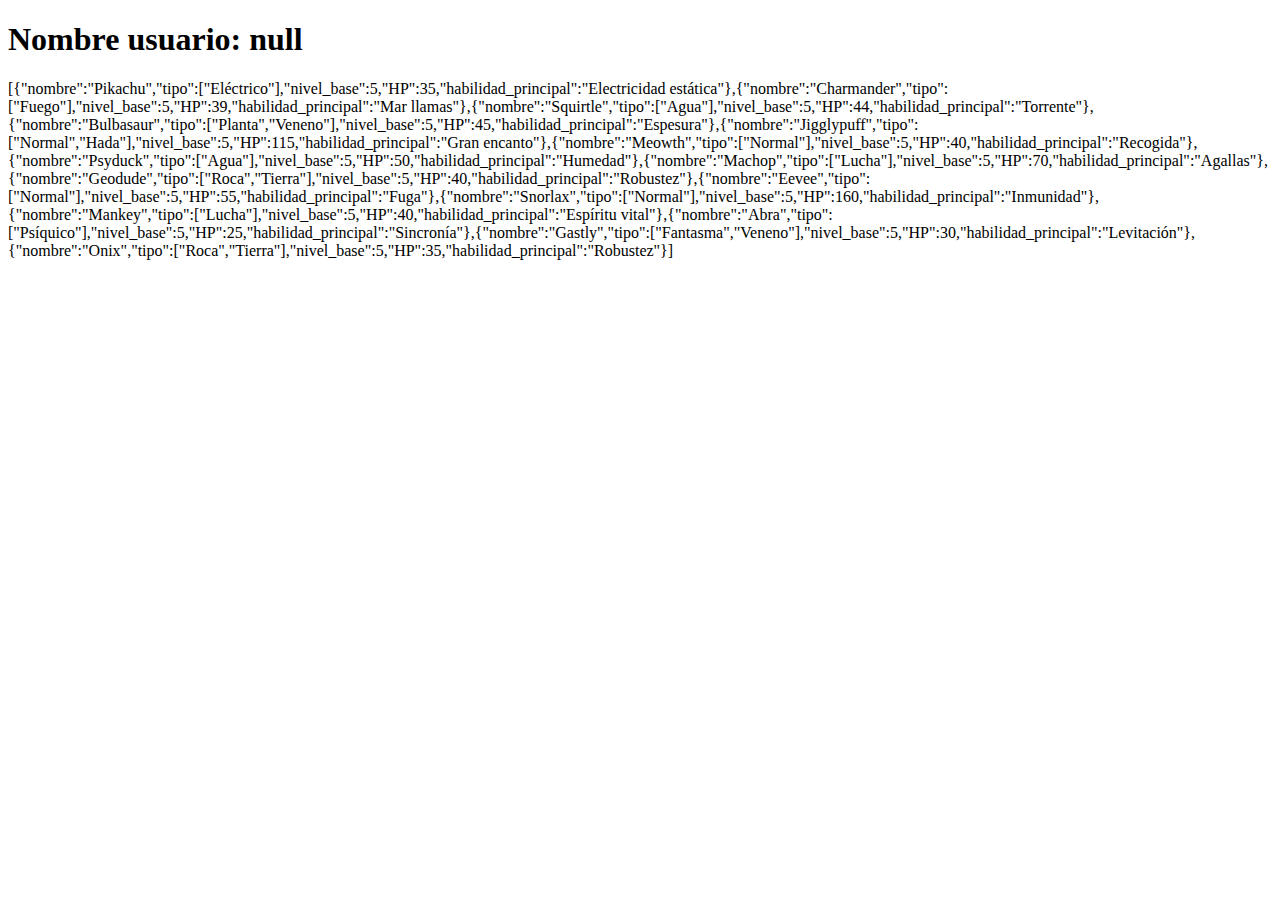
<file: localstorage/recibido.html>
<!DOCTYPE html>
<html lang="en">
<head>
    <meta charset="UTF-8">
    <meta name="viewport" content="width=device-width, initial-scale=1.0">
    <title>Document</title>
</head>
<body>
    <h1 id="usuario">Nombre usuario: </h1>
    <p id="listado"></p>
    
    <script src="usuario.js"></script>
</body>
</html>
</file>
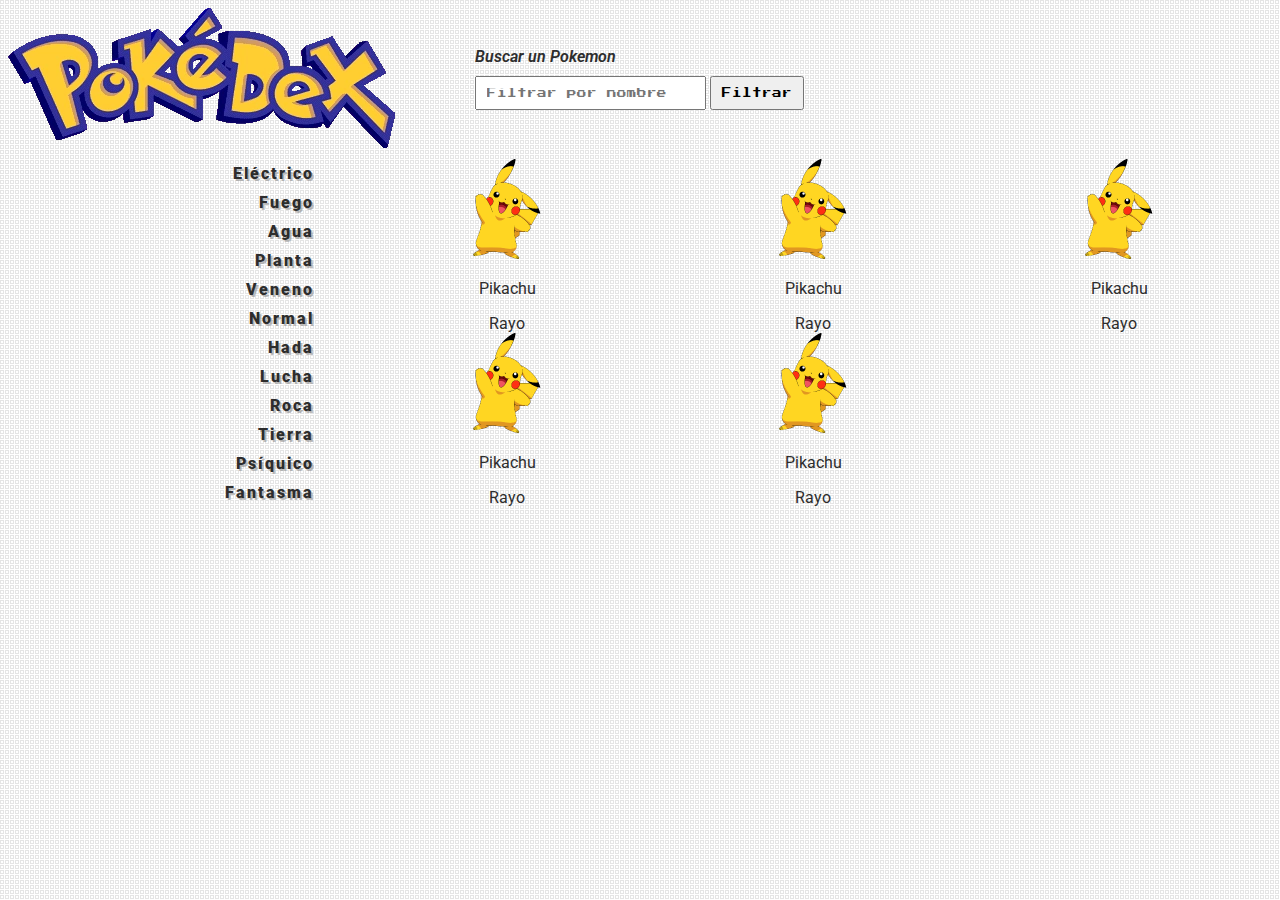
<file: pokemon/pokemons.html>
<!DOCTYPE html>
<html lang="es">
<head>
    <meta charset="UTF-8">
    <meta name="viewport" content="width=device-width, initial-scale=1.0">
    <link rel="preconnect" href="https://fonts.googleapis.com">
    <link rel="preconnect" href="https://fonts.gstatic.com" crossorigin>
    <link
        href="https://fonts.googleapis.com/css2?family=Press+Start+2P&family=Roboto:ital,wght@0,100;0,300;0,400;0,500;0,700;0,900;1,100;1,300;1,400;1,500;1,700;1,900&display=swap"
        rel="stylesheet">
    <link rel="stylesheet" href="style/light.css">
    <title>🔴 Pokedex 🔴</title>
</head>
<body>
    <header>
        <img src="img/pokedex-logo.webp" alt="">
        <ul>
            <li>
                Buscar un Pokemon
            </li>
            <li>
                <input type="text" name="" id="pokemon-filter-name" placeholder="Filtrar por nombre">
                <button id="button-filter-pokemon">Filtrar</button>
            </li>
        </ul>
    </header>
    
    <section>
        <aside>
            <ul id="pokemon-tipos"></ul>
        </aside>
        <article id="pokemons-all">
            <div class="pokemon-data">
                <div class="pokemon-info">
                    <img src="img/pikachu.png" alt="Pikachu">
                </div>
                <p>Pikachu</p>
                <span class="tipo">Rayo</span>
            </div>
            <div class="pokemon-data">
                <div class="pokemon-info">
                    <img src="img/pikachu.png" alt="Pikachu">
                </div>
                <p>Pikachu</p>
                <span class="tipo">Rayo</span>
            </div>
            <div class="pokemon-data">
                <div class="pokemon-info">
                    <img src="img/pikachu.png" alt="Pikachu">
                    <p>Pikachu</p>
                    <span class="tipo">Rayo</span>
                </div>
            </div>
            <div class="pokemon-data">
                <div class="pokemon-info">
                    <img src="img/pikachu.png" alt="Pikachu">
                    <p>Pikachu</p>
                    <span class="tipo">Rayo</span>
                </div>
            </div>
            <div class="pokemon-data">
                <div class="pokemon-info">
                    <img src="img/pikachu.png" alt="Pikachu">
                    <p>Pikachu</p>
                    <span class="tipo">Rayo</span>
                </div>
            </div>
        </article>
    </section>

    <script type="module" src="./script/pokemon-filter.js"></script>
</body>
</html>
</file>
<file: css/style.css>
.negrita {
    font-weight: 600;
}

.text-red{
    color: red;
}
</file>
<file: calculadora/style/style.css>
* { box-sizing: border-box; }

body {
    margin: 20px auto;
    width: 20%;
}

span {
    padding: 5px;
    margin: 5px;
    border:solid 1px black;
    border-collapse: collapse;
    display: inline-block;
}
</file>
<file: cookies/style/style.css>
:root {
    --animation-wheel: rotate 3s linear infinite;
}

body {
    display: flex;
    justify-content: center;
    align-items: center;
    height: 100vh;
    margin: 0;
    background-color: rgb(244, 244, 244);
    color: rgb(58, 58, 58);
    font-family: system-ui;
    overflow: hidden;
}

h1 {
    font-family: "Sixtyfour Convergence", sans-serif;
    font-optical-sizing: auto;
    font-weight: 400;
    font-style: normal;
    text-shadow: -3px -1px 4px #050807e0;
}

#logo {
    width: 60px;
    font-size: 40px;

    animation: var(--animation-wheel);
}

#contenido {
    width: 40%;
    display: flex;
    justify-content: center;
    flex-direction: column;
    align-items: center;
    background-color: #f0f0f0;
    padding: 30px;
    border-radius: 10px;
    border: solid 1px rgb(209, 209, 209);
    box-shadow: inset -5px -5px 12px 0px #00000069;
    text-align: center;
}

#modal-cookies {
    position: absolute;
    top: 0;
    left: 0;
    background-color: rgba(0, 0, 0, 0.9);
    width: 100%;
    height: 100%;
    color: white;
}

    #modal-cookies-content {
        margin: 15% auto;
        width: 60%;
        text-align: center;
        padding: 40px;

        font-size: 1.2em;
    }

        #modal-cookies h2 {
            font-size: 4em;
            animation: var(--animation-wheel);
        }

        #modal-cookies button {
            background-color: rgb(230, 203, 113);
            border: none;
            padding: 10px;
            cursor: pointer;
            margin: 0 20px

        }

.hide {
    display: none;
}

@keyframes rotate {
    from {
        transform: rotate(0deg);
        /* Comienza en 0 grados */
    }

    to {
        transform: rotate(360deg);
        /* Termina en 360 grados */
    }
}
</file>
<file: examen T1/style/style.css>
* { box-sizing: border-box; }

/* TAGS */
body{
    display: flex;
    width: 50%;
    border: solid 2px rgb(73, 73, 73);
    box-shadow: 4px 6px 10px 8px rgba(0, 0, 0, 0.2);
    flex-direction: column;
    align-items: center;

    margin: 5% auto;
    padding: 20px;
    border-radius: 8px;

    font-family: 'Franklin Gothic Medium', 'Arial Narrow', Arial, sans-serif;
    background-color: #e0b667;
    color: rgb(63, 63, 63);
}

h1 {
    font-size: 1.2em;
}

    h1, h2, h3 {
        font-weight: 900;
        margin: 10px 0;
    }

input, button {
    padding: 5px;
    margin-bottom: 12px;
    min-width: 100px;
    border-radius: 8px;
    border: none;
}

button {
    cursor: pointer;
}

li button {
    min-width: 0;
    margin-right: 5px;
}

/* .CLASSES */
.hide { display: none; }
</file>
<file: login-user-pass/style.css>
* {
    margin: 0;
    padding: 0;
    box-sizing: border-box;
    font-family: Arial, sans-serif;
}

body {
    display: flex;
    justify-content: center;
    align-items: center;
    height: 100vh;
    background-color: #f5f5f5;
}

.container {
    background-color: #fff;
    padding: 2rem;
    border-radius: 10px;
    box-shadow: 0px 0px 15px rgba(0, 0, 0, 0.1);
    width: 300px;
    text-align: center;
}

h2 {
    margin-bottom: 20px;
}

input {
    width: 100%;
    padding: 10px;
    margin-bottom: 15px;
    border: 1px solid #ccc;
    border-radius: 5px;
}

button {
    width: 100%;
    padding: 10px;
    background-color: #4285f4;
    color: white;
    border: none;
    border-radius: 5px;
    cursor: pointer;
}

button:hover {
    background-color: #357ae8;
}

.step {
    display: none;
}

.step.active {
    display: block;
}

.result {
    display: none;
    margin-top: 20px;
    font-size: 18px;
    font-weight: bold;
    color: #333;
}

.result.error {
    color: red;
}
</file>
<file: portfolio-css/style.css>
* {
    margin: 0;
    padding: 0;
    box-sizing: border-box;
    font-family: Arial, sans-serif;
}

body {
    display: grid;
    grid-template-rows: auto 1fr auto;
    min-height: 100vh;
    background-color: #DCDBCD;
}

header {
    background-color: #7F9CB5;
    color: white;
    padding: 1rem;
    display: grid;
    grid-template-columns: 1fr auto;
    align-items: center;
}

header h1 {
    margin-left: 1rem;
}

nav ul {
    list-style: none;
    display: flex;
    gap: 1rem;
}

nav ul li a {
    color: white;
    text-decoration: none;
    padding: 0.5rem 1rem;
    background-color: #5D6075;
    border-radius: 5px;
}

nav ul li a:hover {
    background-color: #7DB0B0;
}

main {
    padding: 2rem;
    display: grid;
    gap: 2rem;
}

.bio {
    grid-column: span 2;
    background-color: #C5B381;
    padding: 1.5rem;
    border-radius: 10px;
    color: #5D6075;
}

.bio p {
    line-height: 1.6;
}

/* Galería */
.galeria {
    grid-column: span 2;
}

.grid-galeria {
    display: grid;
    grid-template-columns: repeat(auto-fit, minmax(200px, 1fr));
    gap: 1.5rem;
}

.proyecto {
    background-color: #7DB0B0;
    padding: 2rem;
    text-align: center;
    border: 2px solid #5D6075;
    border-radius: 10px;
    transition: transform 0.3s ease, background-color 0.3s ease;
    color: white;
}

.proyecto:hover {
    transform: scale(1.05);
    background-color: #C5B381;
}

footer {
    background-color: #7F9CB5;
    color: white;
    text-align: center;
    padding: 1rem;
    grid-row-start: 3;
}

@media (min-width: 768px) {
    main {
        grid-template-columns: 1fr 2fr;
    }

    .bio {
        grid-column: span 1;
    }

    .galeria {
        grid-column: span 1;
    }
}
</file>
<file: pokemon/style/light.css>
* {
    box-sizing: border-box;
}

html {
    background-image: url(../img/pattern.png);
    font-family: "Roboto", system-ui;
    font-weight: 400;
    font-style: normal;
    color: rgb(45, 45, 45);
}

h1 {
    font-size: 2.5em;
    font-family: "Press Start 2P", system-ui;
}

input, button {
    padding: 10px;
    font-family: "Press Start 2P", system-ui;
    font-size: .6em;
}

h1, aside {
    text-shadow: 2px 2px rgb(125, 125, 125, .5);
    font-weight: 900;
}

header,
section,
#content-header {
    display: grid;
    grid-template-columns: .5fr 1.5fr;
    align-items: center;
    gap: 40px;
}

    #content {
        width: 80%;
    }

li {
    list-style-type: none;
    margin: 10px 0;
    font-weight: 600;
    font-style: italic;
}

    aside li {
        text-align: right;
        cursor: pointer;
        font-weight: 900;
        font-style: normal;
        letter-spacing: 2px;
    }

    aside li:hover {
        color: #9995ff;
    }

#pokemon-avatar {
    height: 200px;
    filter: drop-shadow(7px 7px 6px rgba(0, 0, 0, 0.5));
}

#pokemons-all {
    display: grid;
    grid-template-columns: repeat(3, 1fr);
    justify-items: center;
    text-align: center;
}

.pokemon-info img {
    width: 100px;
}
</file>
